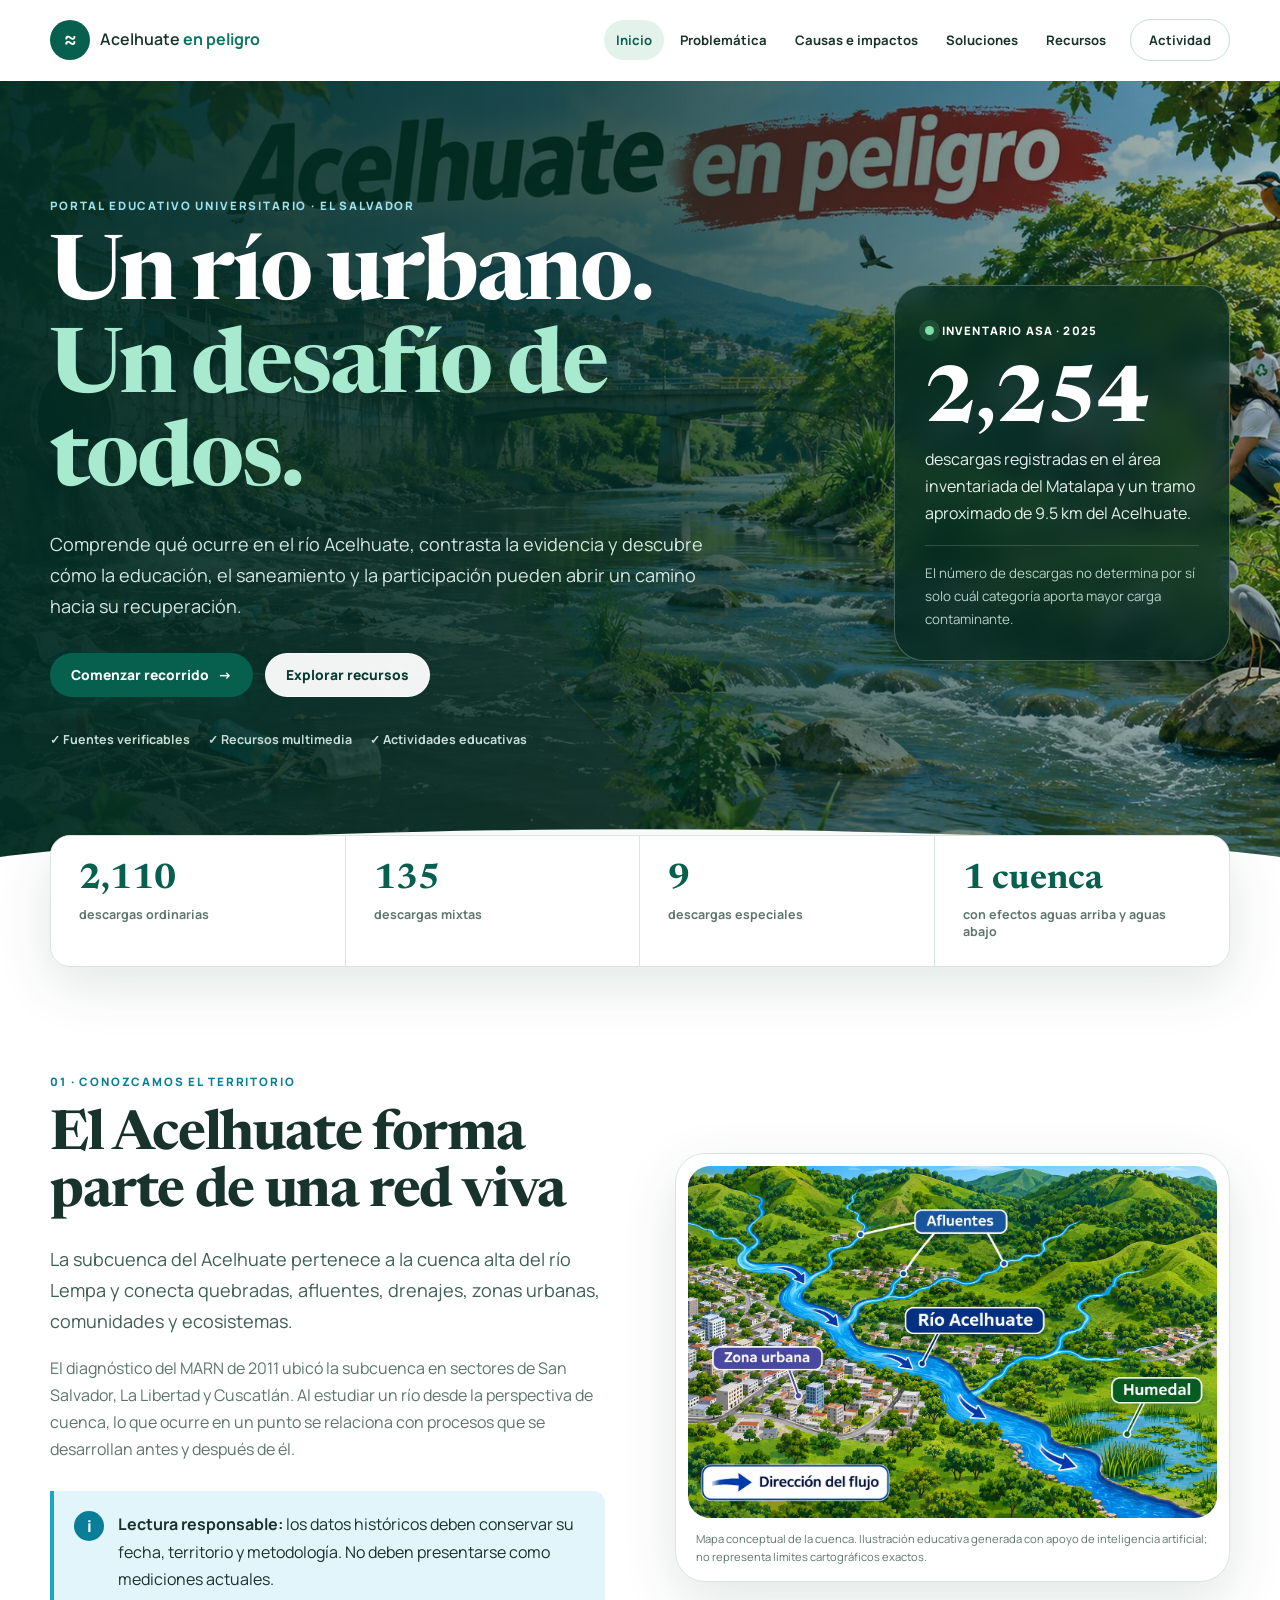
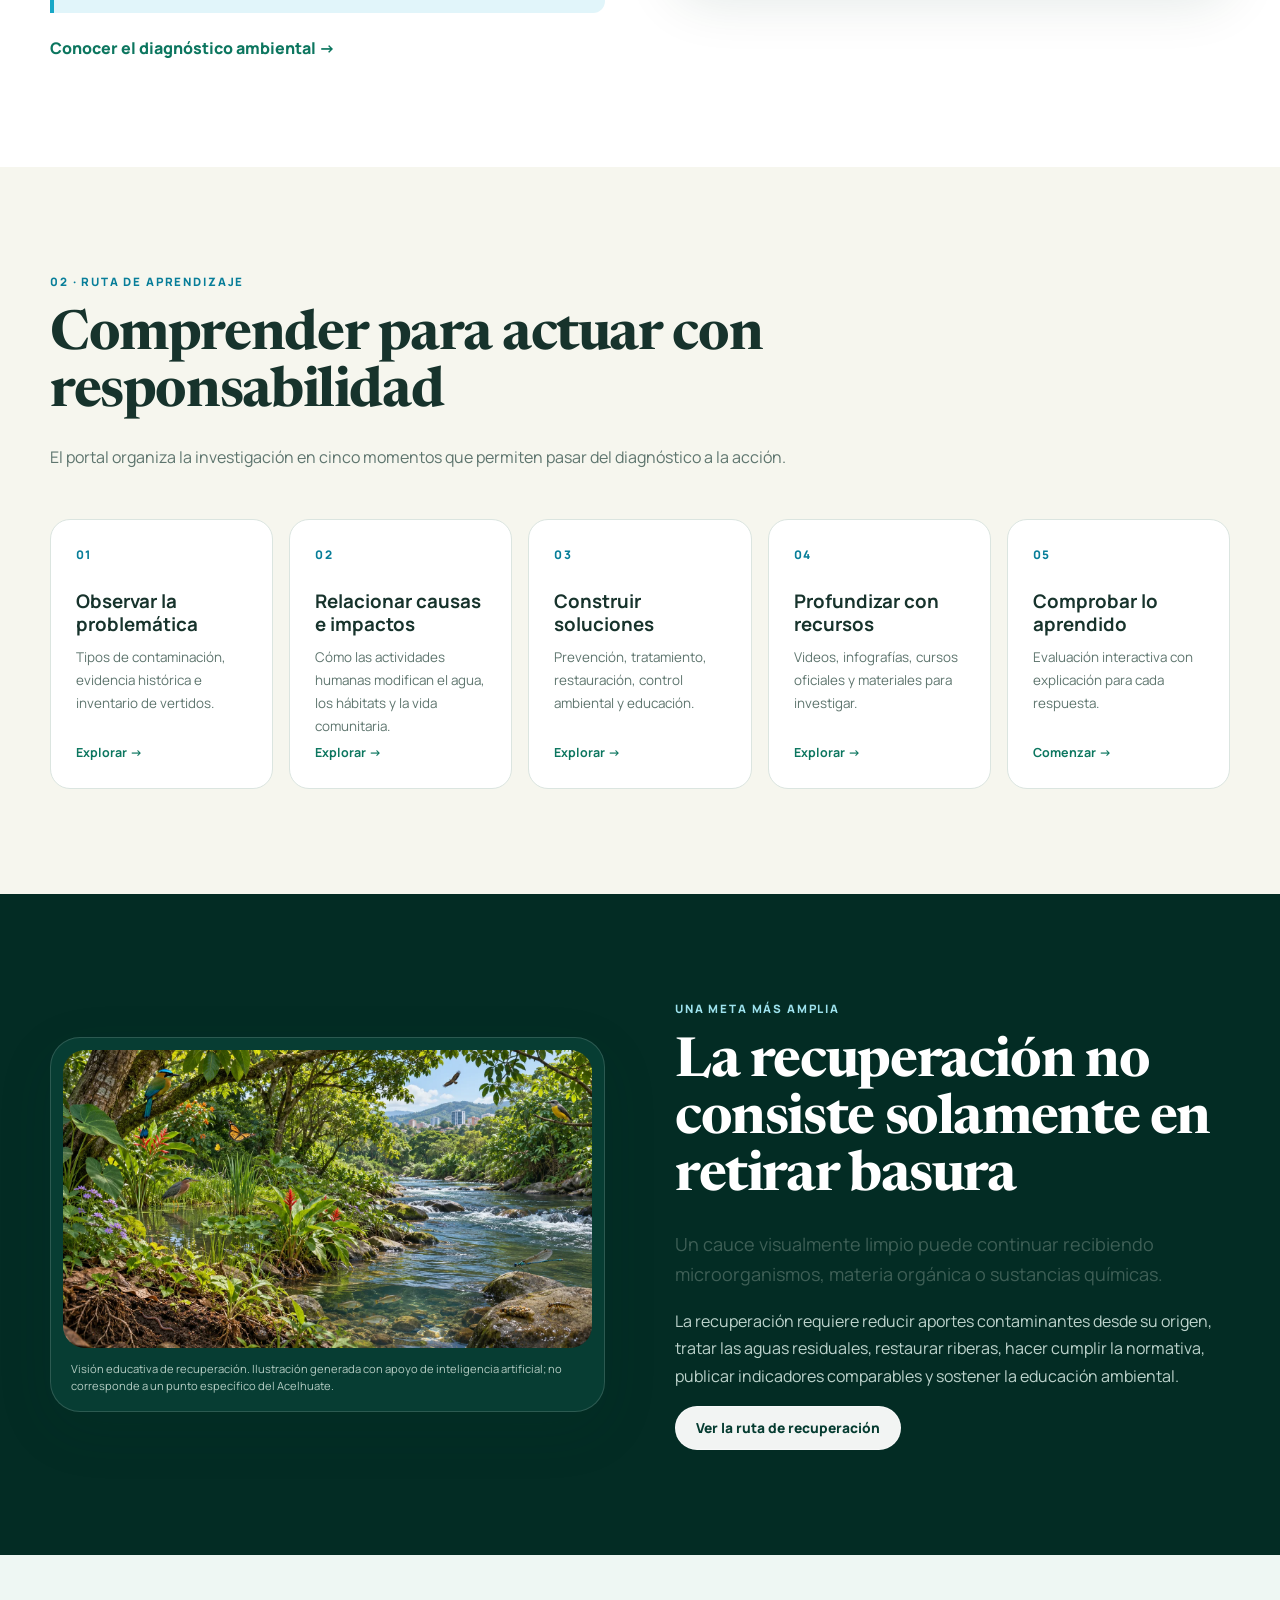
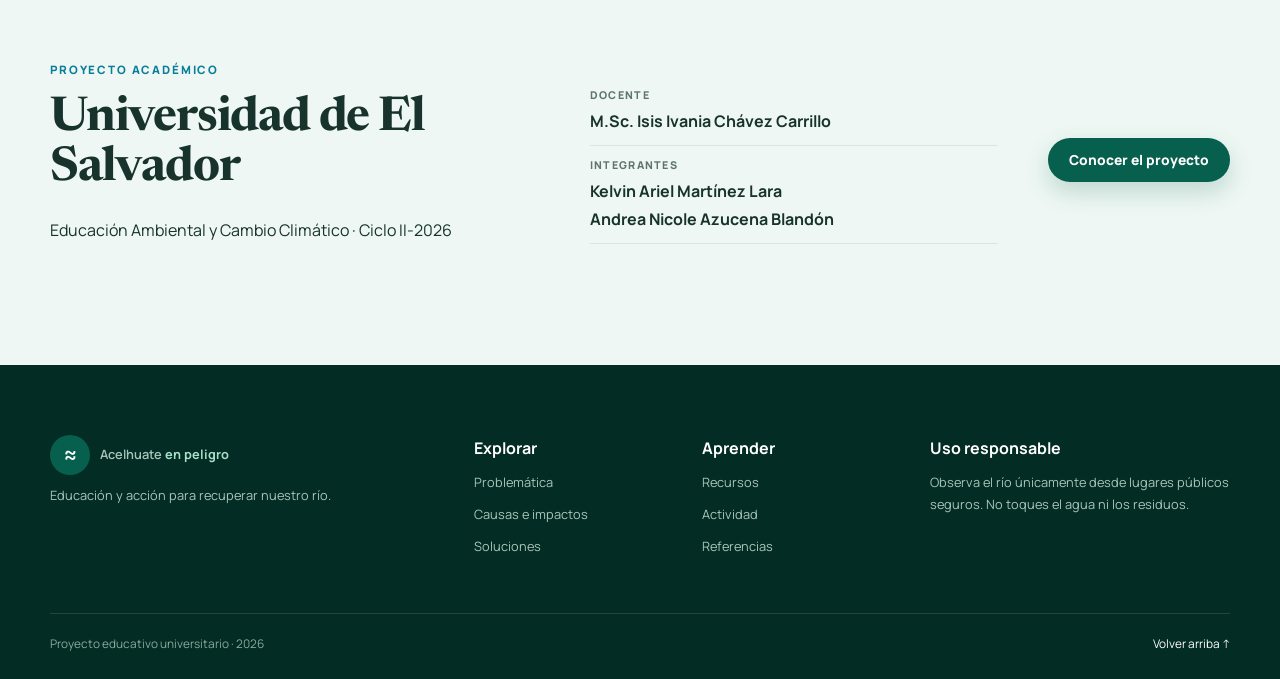
<file: index.html>
<!doctype html>
<html lang="es">
<head>
  <meta charset="utf-8">
  <meta name="viewport" content="width=device-width, initial-scale=1">
  <meta name="description" content="Portal educativo universitario sobre el río Acelhuate: problemática, causas, impactos, soluciones y recursos para aprender y actuar.">
  <meta name="theme-color" content="#075f4d">
  <meta property="og:title" content="Acelhuate en peligro">
  <meta property="og:description" content="Educación y acción para recuperar nuestro río.">
  <meta property="og:type" content="website">
  <meta property="og:url" content="https://kelvinariel.github.io/acelhuate-en-peligro/">
  <meta property="og:image" content="https://kelvinariel.github.io/acelhuate-en-peligro/assets/hero-acelhuate.webp">
  <title>Acelhuate en peligro | Inicio</title>
  <link rel="icon" href="favicon.svg" type="image/svg+xml">
  <link rel="manifest" href="site.webmanifest">
  <link rel="preconnect" href="https://fonts.googleapis.com">
  <link rel="preconnect" href="https://fonts.gstatic.com" crossorigin>
  <link href="https://fonts.googleapis.com/css2?family=Manrope:wght@400;500;600;700;800&family=Newsreader:opsz,wght@6..72,600;6..72,700&display=swap" rel="stylesheet">
  <link rel="stylesheet" href="styles.css">
</head>
<body data-page="inicio">
  <a class="skip-link" href="#contenido">Saltar al contenido</a>
  <div class="reading-progress" aria-hidden="true"><span id="progressBar"></span></div>
  <header class="site-header"><nav class="navbar container" aria-label="Navegación principal">
    <a class="brand" href="index.html" aria-label="Acelhuate en peligro, inicio"><span class="brand-mark">≈</span><span>Acelhuate <strong>en peligro</strong></span></a>
    <button class="menu-toggle" type="button" aria-expanded="false" aria-controls="navLinks"><span></span><span></span><span></span><span class="sr-only">Abrir menú</span></button>
    <div class="nav-links" id="navLinks"><a data-nav="inicio" href="index.html">Inicio</a><a data-nav="problematica" href="problematica.html">Problemática</a><a data-nav="impactos" href="impactos.html">Causas e impactos</a><a data-nav="soluciones" href="soluciones.html">Soluciones</a><a data-nav="recursos" href="recursos.html">Recursos</a><a data-nav="evaluacion" class="nav-cta" href="evaluacion.html">Actividad</a></div>
  </nav></header>
  <main id="contenido">
    <section class="hero hero-photo"><div class="container hero-grid">
      <div class="hero-copy reveal"><p class="eyebrow light">Portal educativo universitario · El Salvador</p><h1>Un río urbano.<br><span>Un desafío de todos.</span></h1><p class="hero-lead">Comprende qué ocurre en el río Acelhuate, contrasta la evidencia y descubre cómo la educación, el saneamiento y la participación pueden abrir un camino hacia su recuperación.</p><div class="hero-actions"><a class="button button-primary" href="problematica.html">Comenzar recorrido <span aria-hidden="true">→</span></a><a class="button button-light" href="recursos.html">Explorar recursos</a></div><div class="hero-trust"><span>✓ Fuentes verificables</span><span>✓ Recursos multimedia</span><span>✓ Actividades educativas</span></div></div>
      <aside class="hero-data reveal" aria-label="Dato destacado"><span class="status-pill"><i></i> Inventario ASA · 2025</span><strong>2,254</strong><p>descargas registradas en el área inventariada del Matalapa y un tramo aproximado de 9.5 km del Acelhuate.</p><small>El número de descargas no determina por sí solo cuál categoría aporta mayor carga contaminante.</small></aside>
    </div></section>
    <section class="quick-facts" aria-label="Resumen del inventario"><div class="container facts-grid"><article class="fact reveal"><strong>2,110</strong><span>descargas ordinarias</span></article><article class="fact reveal"><strong>135</strong><span>descargas mixtas</span></article><article class="fact reveal"><strong>9</strong><span>descargas especiales</span></article><article class="fact reveal"><strong>1 cuenca</strong><span>con efectos aguas arriba y aguas abajo</span></article></div></section>
    <section class="section"><div class="container split-layout"><div class="section-copy reveal"><p class="eyebrow">01 · Conozcamos el territorio</p><h2>El Acelhuate forma parte de una red viva</h2><p class="lead">La subcuenca del Acelhuate pertenece a la cuenca alta del río Lempa y conecta quebradas, afluentes, drenajes, zonas urbanas, comunidades y ecosistemas.</p><p>El diagnóstico del MARN de 2011 ubicó la subcuenca en sectores de San Salvador, La Libertad y Cuscatlán. Al estudiar un río desde la perspectiva de cuenca, lo que ocurre en un punto se relaciona con procesos que se desarrollan antes y después de él.</p><div class="callout"><span>i</span><p><strong>Lectura responsable:</strong> los datos históricos deben conservar su fecha, territorio y metodología. No deben presentarse como mediciones actuales.</p></div><a class="text-link" href="problematica.html">Conocer el diagnóstico ambiental →</a></div><figure class="visual-card reveal"><img src="assets/mapa-cuenca.webp" alt="Mapa conceptual del río Acelhuate, sus afluentes, zona urbana y dirección del flujo" loading="lazy"><figcaption>Mapa conceptual de la cuenca. Ilustración educativa generada con apoyo de inteligencia artificial; no representa límites cartográficos exactos.</figcaption></figure></div></section>
    <section class="section section-tint"><div class="container"><div class="section-heading reveal"><p class="eyebrow">02 · Ruta de aprendizaje</p><h2>Comprender para actuar con responsabilidad</h2><p>El portal organiza la investigación en cinco momentos que permiten pasar del diagnóstico a la acción.</p></div><div class="journey-grid"><a class="journey-card reveal" href="problematica.html"><span>01</span><h3>Observar la problemática</h3><p>Tipos de contaminación, evidencia histórica e inventario de vertidos.</p><b>Explorar →</b></a><a class="journey-card reveal" href="impactos.html"><span>02</span><h3>Relacionar causas e impactos</h3><p>Cómo las actividades humanas modifican el agua, los hábitats y la vida comunitaria.</p><b>Explorar →</b></a><a class="journey-card reveal" href="soluciones.html"><span>03</span><h3>Construir soluciones</h3><p>Prevención, tratamiento, restauración, control ambiental y educación.</p><b>Explorar →</b></a><a class="journey-card reveal" href="recursos.html"><span>04</span><h3>Profundizar con recursos</h3><p>Videos, infografías, cursos oficiales y materiales para investigar.</p><b>Explorar →</b></a><a class="journey-card reveal" href="evaluacion.html"><span>05</span><h3>Comprobar lo aprendido</h3><p>Evaluación interactiva con explicación para cada respuesta.</p><b>Comenzar →</b></a></div></div></section>
    <section class="section dark-section"><div class="container split-layout"><figure class="visual-card image-only reveal"><img src="assets/rio-restaurado.webp" alt="Representación conceptual de un río urbano restaurado con vegetación" loading="lazy"><figcaption>Visión educativa de recuperación. Ilustración generada con apoyo de inteligencia artificial; no corresponde a un punto específico del Acelhuate.</figcaption></figure><div class="section-copy reveal"><p class="eyebrow light">Una meta más amplia</p><h2>La recuperación no consiste solamente en retirar basura</h2><p class="lead">Un cauce visualmente limpio puede continuar recibiendo microorganismos, materia orgánica o sustancias químicas.</p><p>La recuperación requiere reducir aportes contaminantes desde su origen, tratar las aguas residuales, restaurar riberas, hacer cumplir la normativa, publicar indicadores comparables y sostener la educación ambiental.</p><a class="button button-light" href="soluciones.html">Ver la ruta de recuperación</a></div></div></section>
    <section class="section academic-strip"><div class="container academic-summary reveal"><div><p class="eyebrow">Proyecto académico</p><h2>Universidad de El Salvador</h2><p>Educación Ambiental y Cambio Climático · Ciclo II-2026</p></div><dl><div><dt>Docente</dt><dd>M.Sc. Isis Ivania Chávez Carrillo</dd></div><div><dt>Integrantes</dt><dd>Kelvin Ariel Martínez Lara<br>Andrea Nicole Azucena Blandón</dd></div></dl><a class="button button-primary" href="proyecto.html">Conocer el proyecto</a></div></section>
  </main>
  <footer class="site-footer"><div class="container footer-grid"><div><a class="brand footer-brand" href="index.html"><span class="brand-mark">≈</span><span>Acelhuate <strong>en peligro</strong></span></a><p>Educación y acción para recuperar nuestro río.</p></div><div><strong>Explorar</strong><a href="problematica.html">Problemática</a><a href="impactos.html">Causas e impactos</a><a href="soluciones.html">Soluciones</a></div><div><strong>Aprender</strong><a href="recursos.html">Recursos</a><a href="evaluacion.html">Actividad</a><a href="proyecto.html#referencias">Referencias</a></div><div><strong>Uso responsable</strong><p>Observa el río únicamente desde lugares públicos seguros. No toques el agua ni los residuos.</p></div></div><div class="container footer-bottom"><span>Proyecto educativo universitario · 2026</span><a href="#contenido">Volver arriba ↑</a></div></footer>
  <button class="back-top" id="backTop" aria-label="Volver al inicio">↑</button><script src="script.js?v=20261114c"></script>
</body>
</html>
</file>
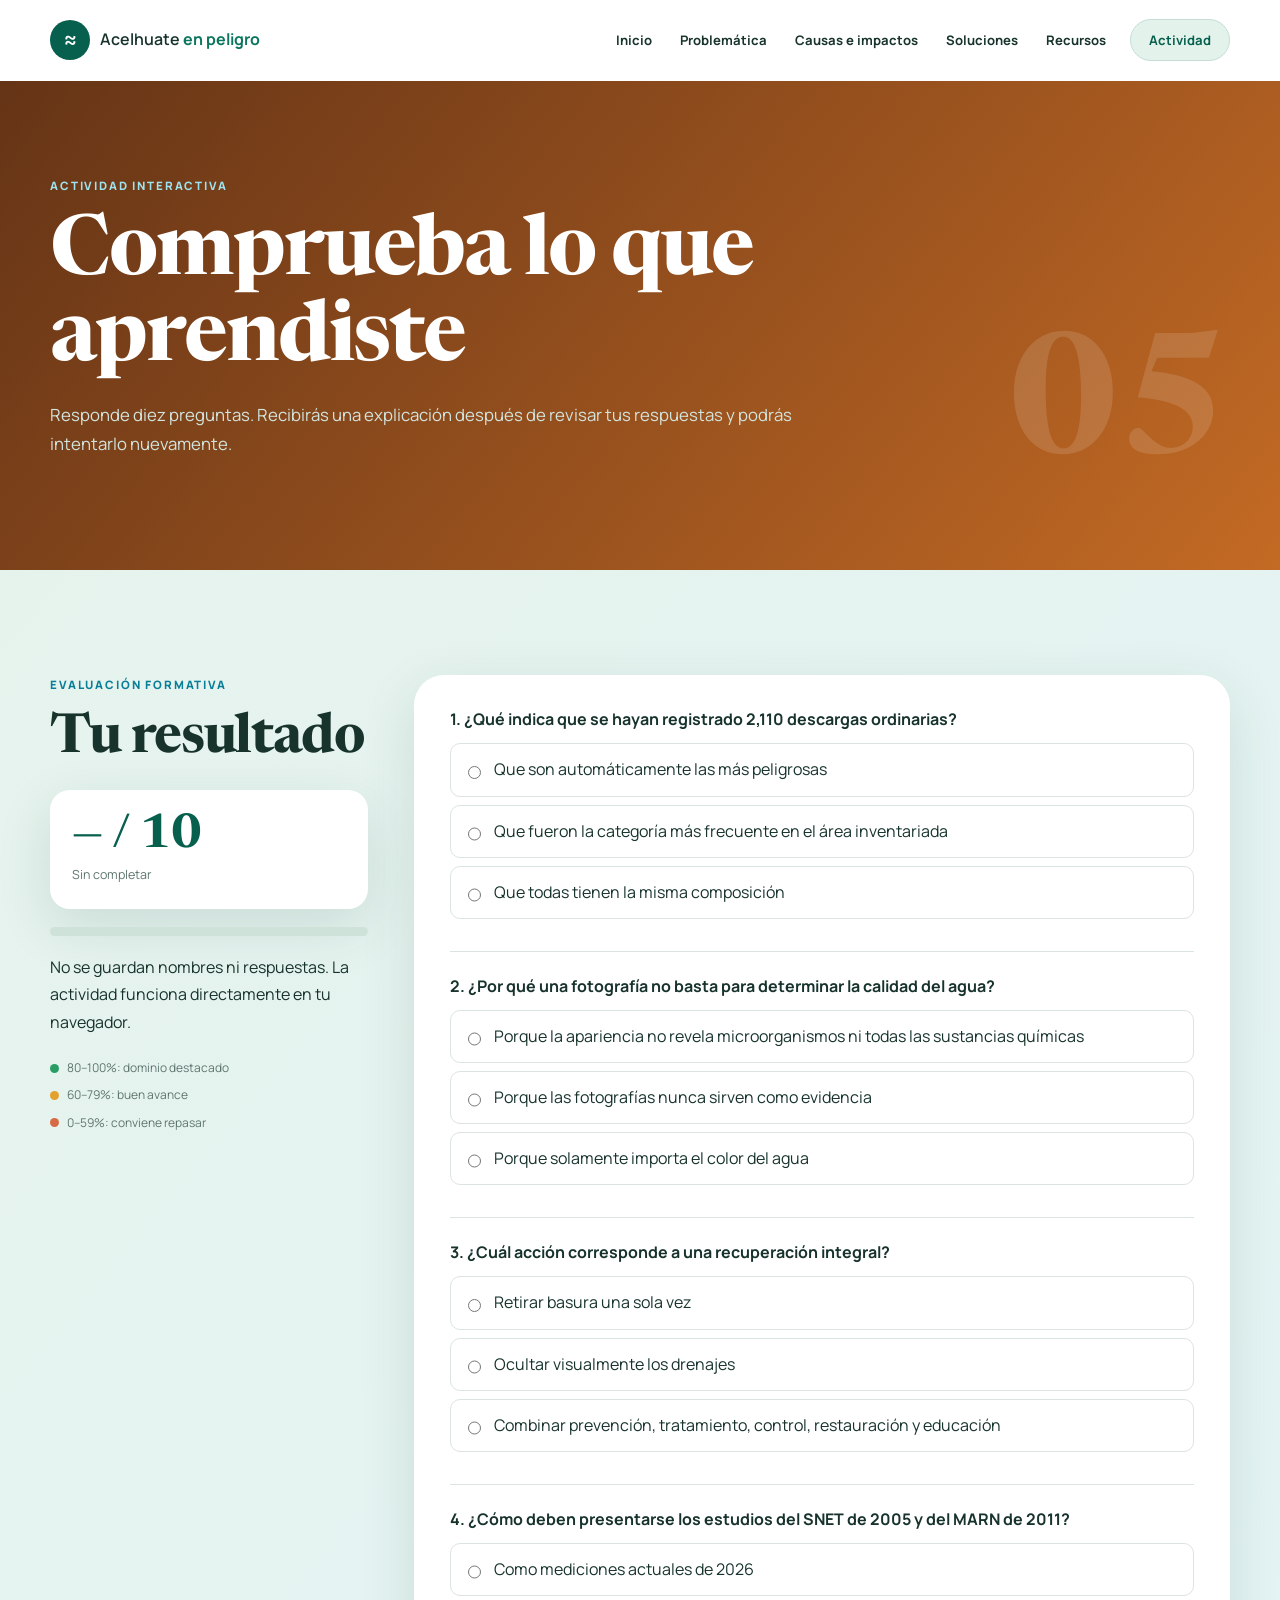
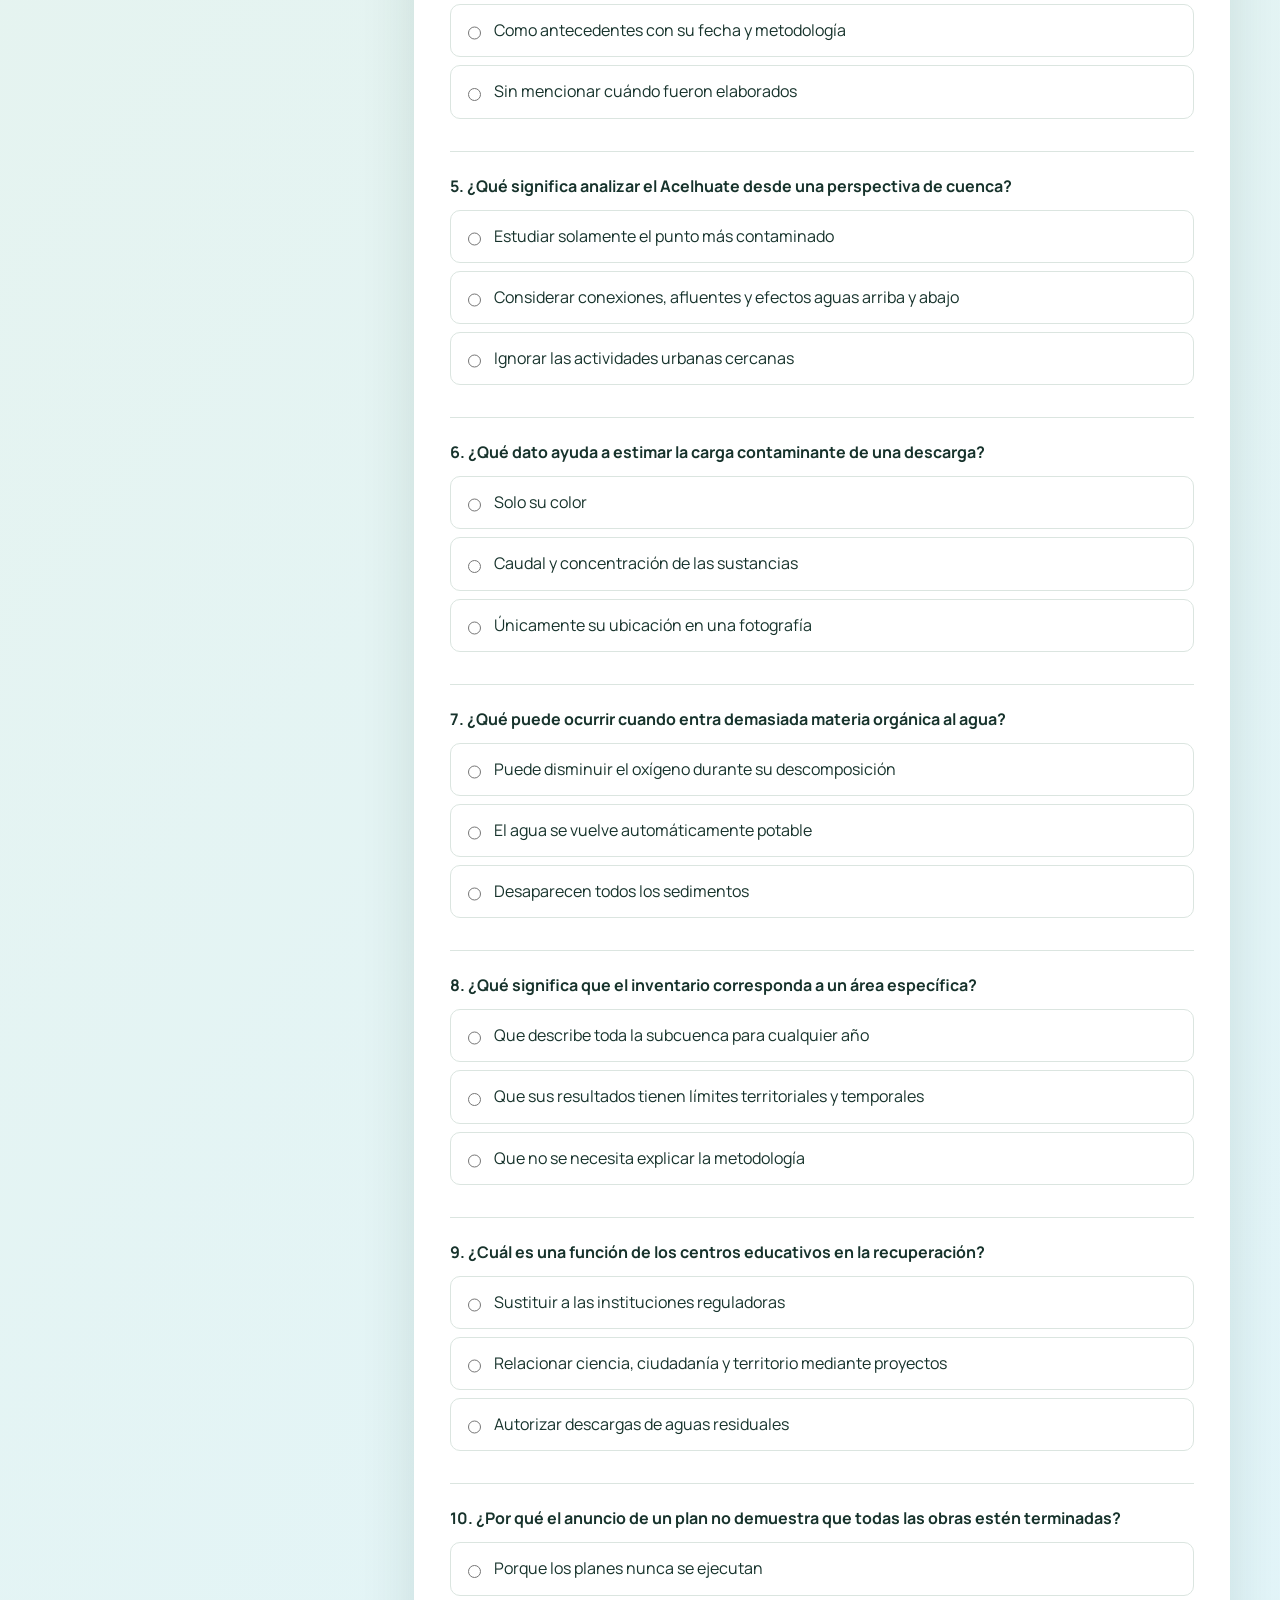
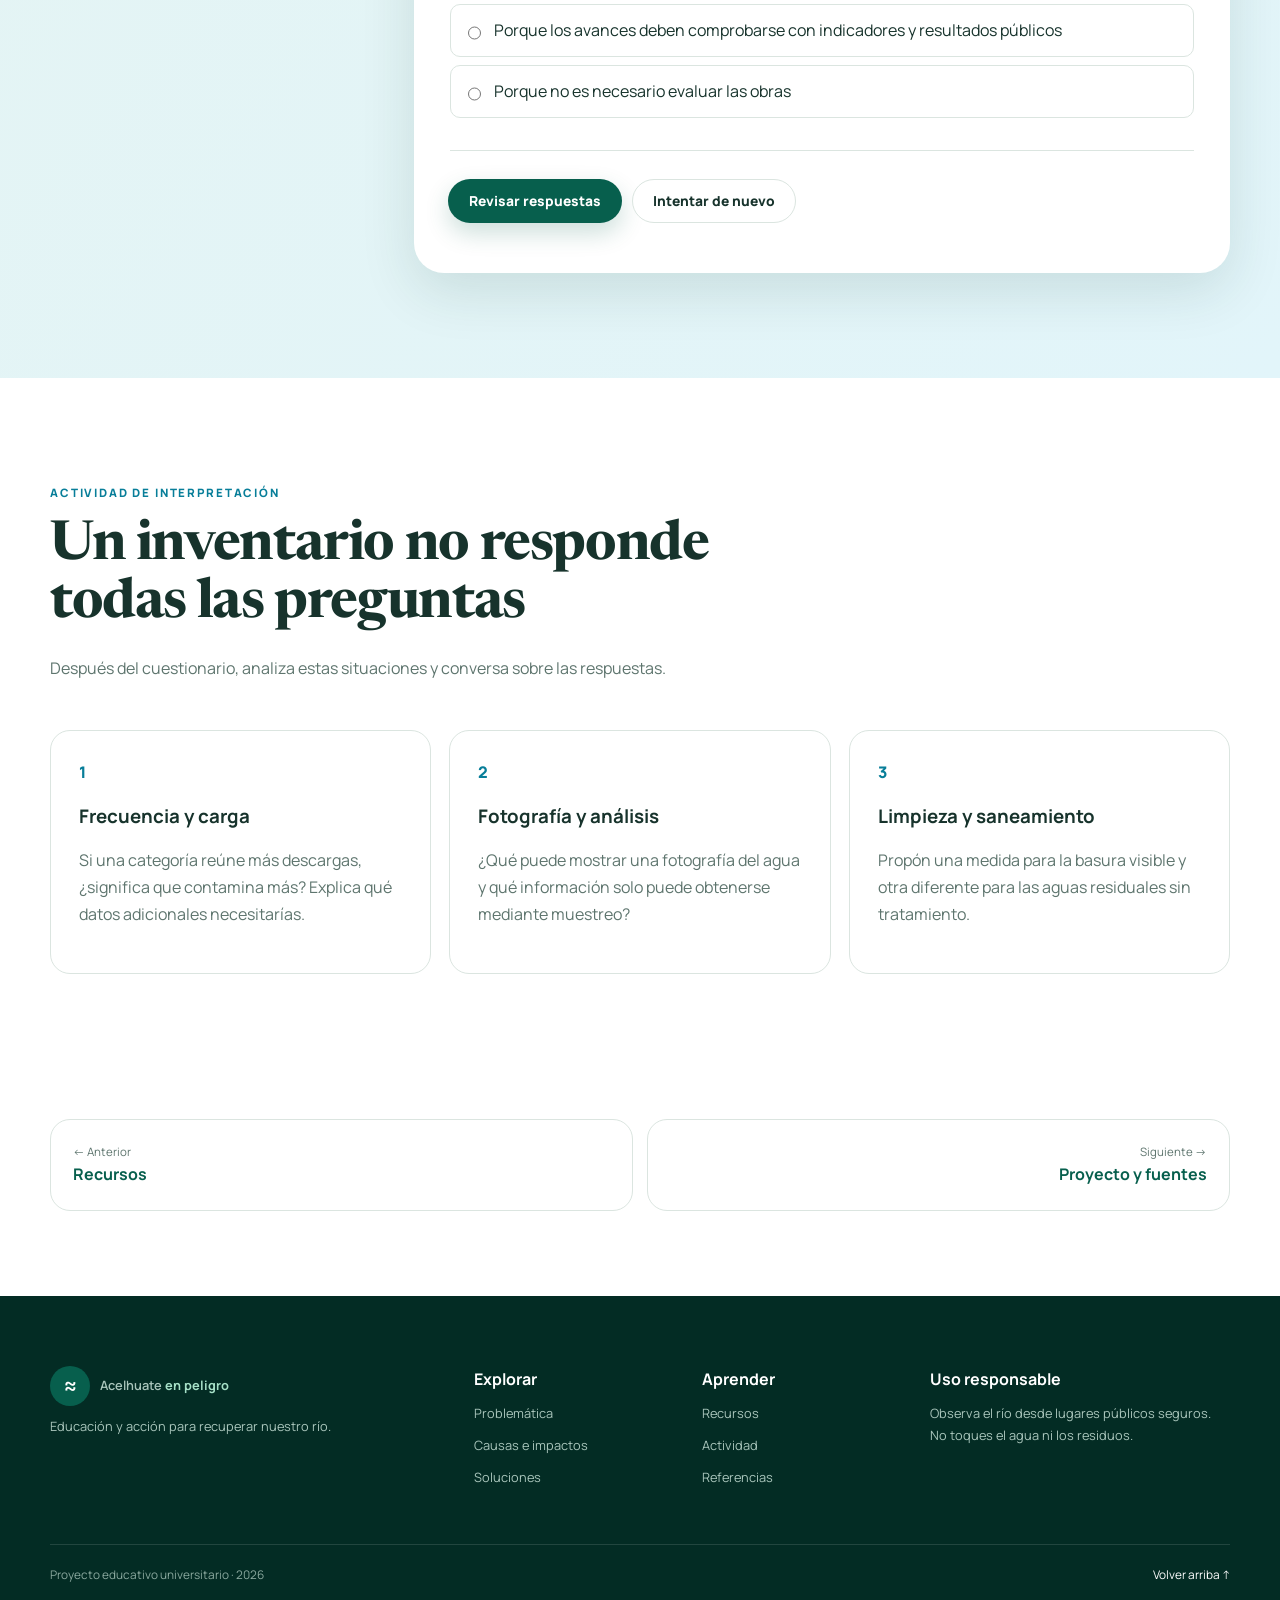
<file: evaluacion.html>
<!doctype html><html lang="es"><head><meta charset="utf-8"><meta name="viewport" content="width=device-width,initial-scale=1"><meta name="description" content="Actividad interactiva para comprobar lo aprendido sobre el río Acelhuate."><meta name="theme-color" content="#075f4d"><title>Acelhuate en peligro | Actividad</title><link rel="icon" href="favicon.svg" type="image/svg+xml"><link rel="preconnect" href="https://fonts.googleapis.com"><link rel="preconnect" href="https://fonts.gstatic.com" crossorigin><link href="https://fonts.googleapis.com/css2?family=Manrope:wght@400;500;600;700;800&family=Newsreader:opsz,wght@6..72,600;6..72,700&display=swap" rel="stylesheet"><link rel="stylesheet" href="styles.css"></head><body data-page="evaluacion"><a class="skip-link" href="#contenido">Saltar al contenido</a><div class="reading-progress"><span id="progressBar"></span></div>
<header class="site-header"><nav class="navbar container"><a class="brand" href="index.html"><span class="brand-mark">≈</span><span>Acelhuate <strong>en peligro</strong></span></a><button class="menu-toggle" type="button" aria-expanded="false" aria-controls="navLinks"><span></span><span></span><span></span><span class="sr-only">Abrir menú</span></button><div class="nav-links" id="navLinks"><a data-nav="inicio" href="index.html">Inicio</a><a data-nav="problematica" href="problematica.html">Problemática</a><a data-nav="impactos" href="impactos.html">Causas e impactos</a><a data-nav="soluciones" href="soluciones.html">Soluciones</a><a data-nav="recursos" href="recursos.html">Recursos</a><a data-nav="evaluacion" class="nav-cta" href="evaluacion.html">Actividad</a></div></nav></header>
<main id="contenido"><section class="page-hero page-hero-orange"><div class="container page-hero-grid"><div><p class="eyebrow light">Actividad interactiva</p><h1>Comprueba lo que aprendiste</h1><p>Responde diez preguntas. Recibirás una explicación después de revisar tus respuestas y podrás intentarlo nuevamente.</p></div><div class="page-number">05</div></div></section>
<section class="section quiz-section"><div class="container quiz-layout"><aside class="quiz-intro reveal"><p class="eyebrow">Evaluación formativa</p><h2>Tu resultado</h2><div class="quiz-score" id="quizScore"><strong>— / 10</strong><span id="quizPercent">Sin completar</span></div><div class="quiz-progress" aria-hidden="true"><span id="quizProgress"></span></div><p>No se guardan nombres ni respuestas. La actividad funciona directamente en tu navegador.</p><div class="score-guide"><span><i class="high"></i> 80–100%: dominio destacado</span><span><i class="mid"></i> 60–79%: buen avance</span><span><i class="low"></i> 0–59%: conviene repasar</span></div></aside><form class="quiz-card reveal" id="quizForm"><div id="questions"></div><div class="quiz-actions"><button class="button button-primary" type="submit">Revisar respuestas</button><button class="button button-ghost" type="button" id="resetQuiz">Intentar de nuevo</button></div><p class="quiz-message" id="quizMessage" aria-live="polite"></p></form></div></section>
<section class="section"><div class="container"><div class="section-heading reveal"><p class="eyebrow">Actividad de interpretación</p><h2>Un inventario no responde todas las preguntas</h2><p>Después del cuestionario, analiza estas situaciones y conversa sobre las respuestas.</p></div><div class="prompt-grid"><article class="prompt-card reveal"><span>1</span><h3>Frecuencia y carga</h3><p>Si una categoría reúne más descargas, ¿significa que contamina más? Explica qué datos adicionales necesitarías.</p></article><article class="prompt-card reveal"><span>2</span><h3>Fotografía y análisis</h3><p>¿Qué puede mostrar una fotografía del agua y qué información solo puede obtenerse mediante muestreo?</p></article><article class="prompt-card reveal"><span>3</span><h3>Limpieza y saneamiento</h3><p>Propón una medida para la basura visible y otra diferente para las aguas residuales sin tratamiento.</p></article></div></div></section>
<nav class="page-nav container"><a href="recursos.html"><span>← Anterior</span><strong>Recursos</strong></a><a class="next" href="proyecto.html"><span>Siguiente →</span><strong>Proyecto y fuentes</strong></a></nav></main>
<footer class="site-footer"><div class="container footer-grid"><div><a class="brand footer-brand" href="index.html"><span class="brand-mark">≈</span><span>Acelhuate <strong>en peligro</strong></span></a><p>Educación y acción para recuperar nuestro río.</p></div><div><strong>Explorar</strong><a href="problematica.html">Problemática</a><a href="impactos.html">Causas e impactos</a><a href="soluciones.html">Soluciones</a></div><div><strong>Aprender</strong><a href="recursos.html">Recursos</a><a href="evaluacion.html">Actividad</a><a href="proyecto.html#referencias">Referencias</a></div><div><strong>Uso responsable</strong><p>Observa el río desde lugares públicos seguros. No toques el agua ni los residuos.</p></div></div><div class="container footer-bottom"><span>Proyecto educativo universitario · 2026</span><a href="#contenido">Volver arriba ↑</a></div></footer><button class="back-top" id="backTop" aria-label="Volver al inicio">↑</button><script src="script.js?v=20261114c"></script></body></html>
</file>
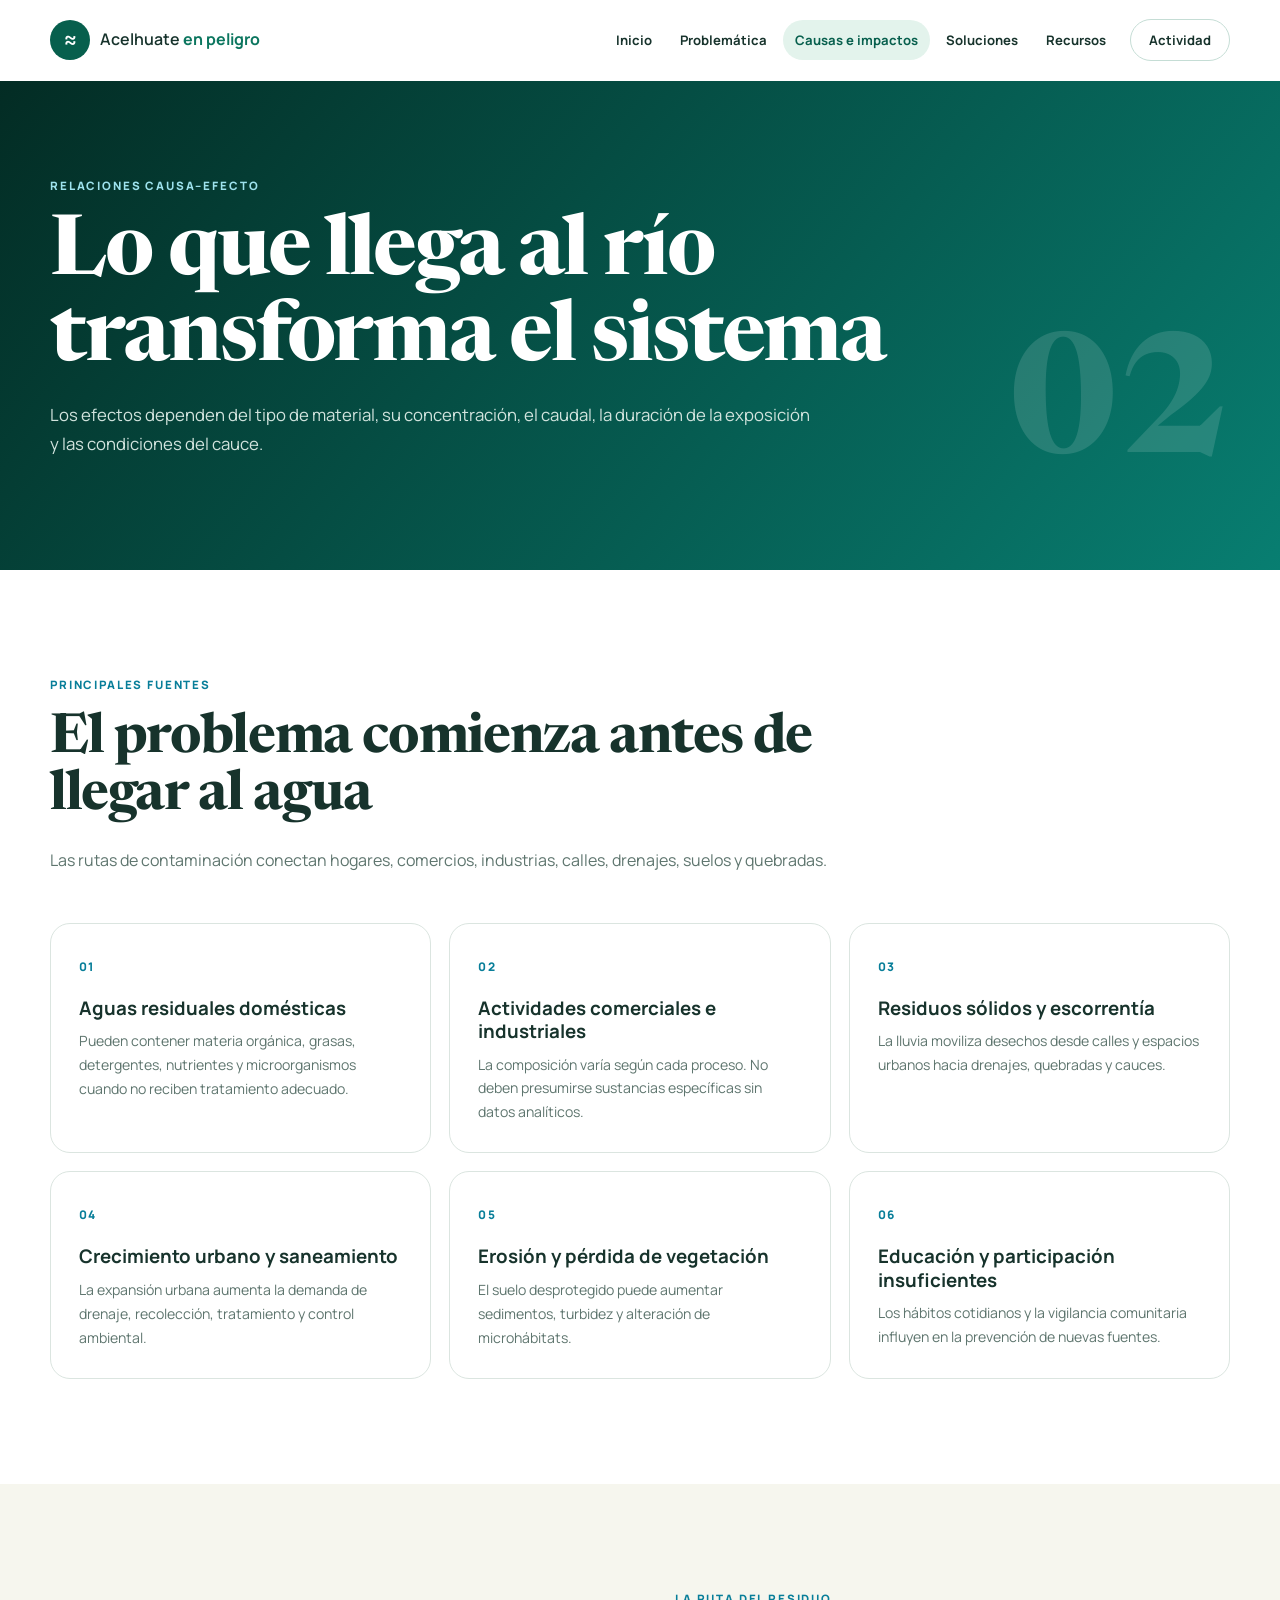
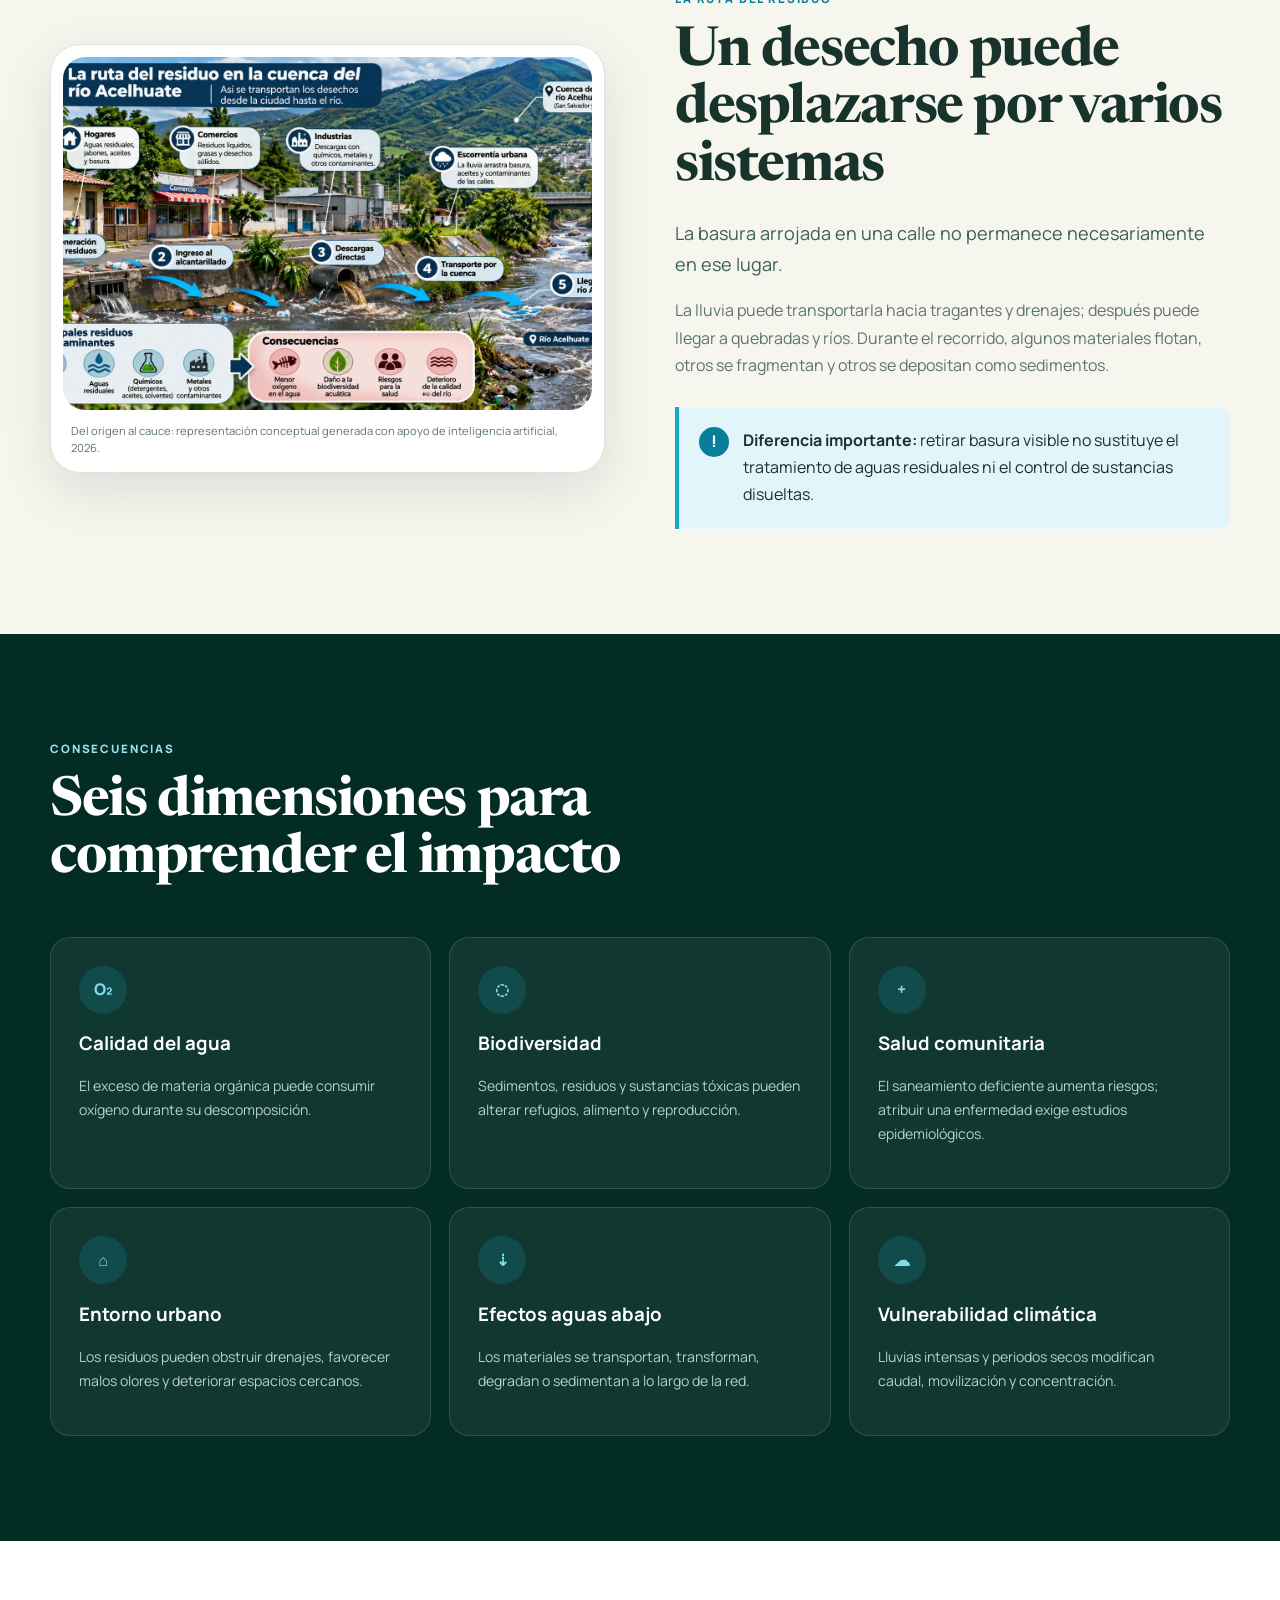
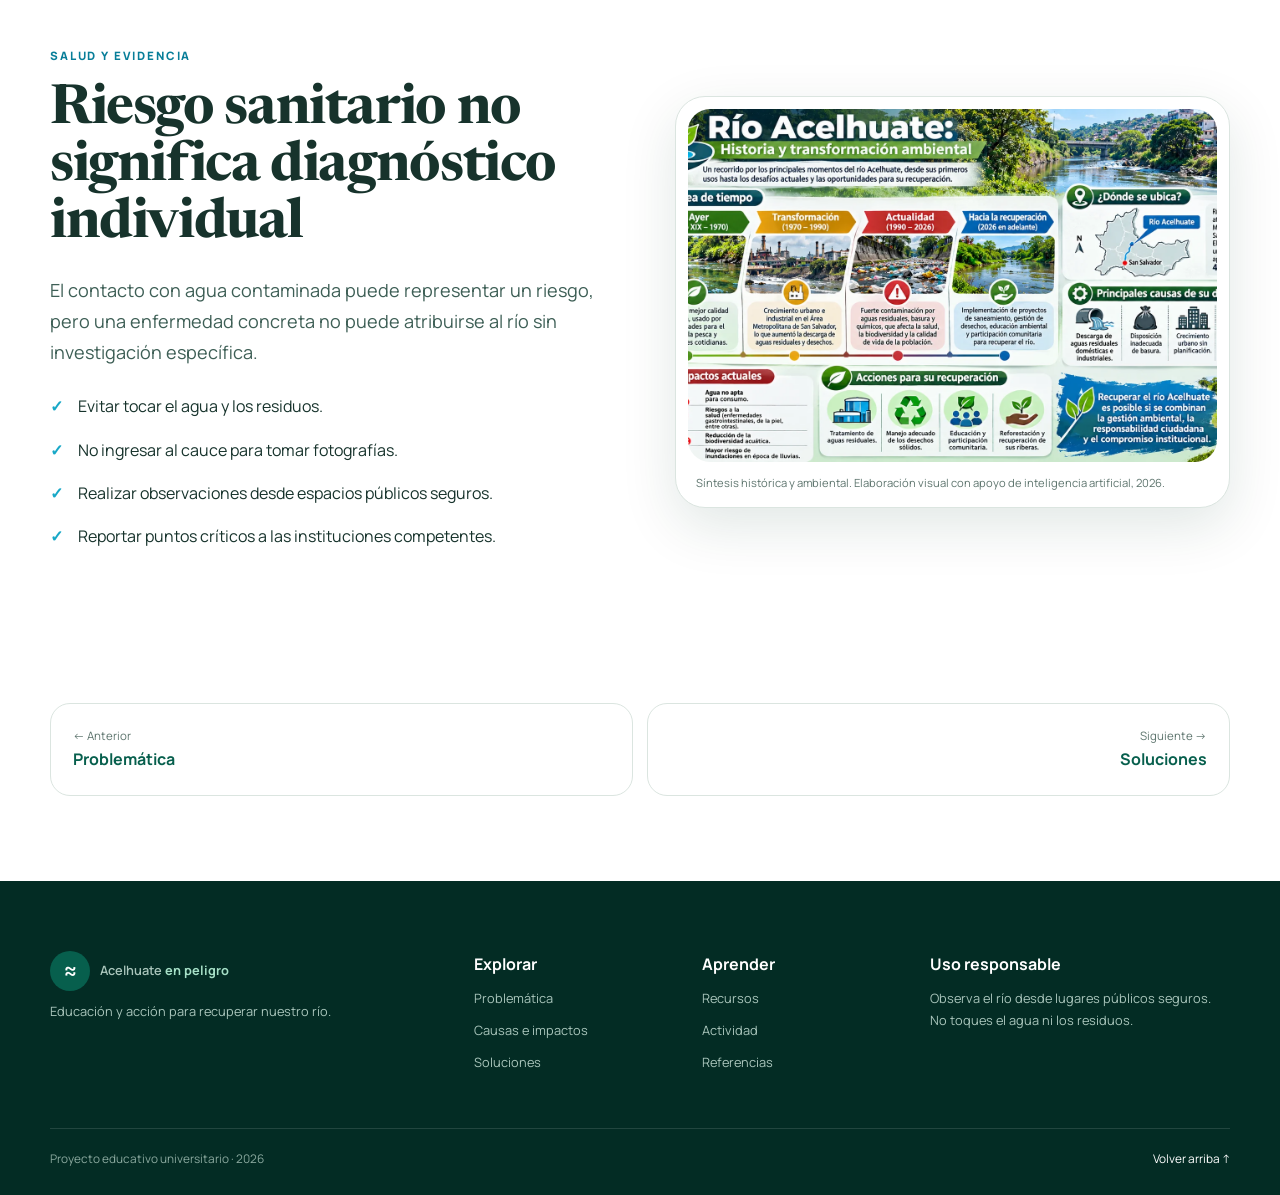
<file: impactos.html>
<!doctype html><html lang="es"><head><meta charset="utf-8"><meta name="viewport" content="width=device-width,initial-scale=1"><meta name="description" content="Causas y consecuencias de la contaminación del río Acelhuate."><meta name="theme-color" content="#075f4d"><title>Acelhuate en peligro | Causas e impactos</title><link rel="icon" href="favicon.svg" type="image/svg+xml"><link rel="preconnect" href="https://fonts.googleapis.com"><link rel="preconnect" href="https://fonts.gstatic.com" crossorigin><link href="https://fonts.googleapis.com/css2?family=Manrope:wght@400;500;600;700;800&family=Newsreader:opsz,wght@6..72,600;6..72,700&display=swap" rel="stylesheet"><link rel="stylesheet" href="styles.css"></head>
<body data-page="impactos"><a class="skip-link" href="#contenido">Saltar al contenido</a><div class="reading-progress"><span id="progressBar"></span></div><header class="site-header"><nav class="navbar container"><a class="brand" href="index.html"><span class="brand-mark">≈</span><span>Acelhuate <strong>en peligro</strong></span></a><button class="menu-toggle" type="button" aria-expanded="false" aria-controls="navLinks"><span></span><span></span><span></span><span class="sr-only">Abrir menú</span></button><div class="nav-links" id="navLinks"><a data-nav="inicio" href="index.html">Inicio</a><a data-nav="problematica" href="problematica.html">Problemática</a><a data-nav="impactos" href="impactos.html">Causas e impactos</a><a data-nav="soluciones" href="soluciones.html">Soluciones</a><a data-nav="recursos" href="recursos.html">Recursos</a><a data-nav="evaluacion" class="nav-cta" href="evaluacion.html">Actividad</a></div></nav></header>
<main id="contenido"><section class="page-hero"><div class="container page-hero-grid"><div><p class="eyebrow light">Relaciones causa–efecto</p><h1>Lo que llega al río transforma el sistema</h1><p>Los efectos dependen del tipo de material, su concentración, el caudal, la duración de la exposición y las condiciones del cauce.</p></div><div class="page-number">02</div></div></section>
<section class="section"><div class="container"><div class="section-heading reveal"><p class="eyebrow">Principales fuentes</p><h2>El problema comienza antes de llegar al agua</h2><p>Las rutas de contaminación conectan hogares, comercios, industrias, calles, drenajes, suelos y quebradas.</p></div><div class="cause-grid"><article class="cause-card reveal"><span>01</span><h3>Aguas residuales domésticas</h3><p>Pueden contener materia orgánica, grasas, detergentes, nutrientes y microorganismos cuando no reciben tratamiento adecuado.</p></article><article class="cause-card reveal"><span>02</span><h3>Actividades comerciales e industriales</h3><p>La composición varía según cada proceso. No deben presumirse sustancias específicas sin datos analíticos.</p></article><article class="cause-card reveal"><span>03</span><h3>Residuos sólidos y escorrentía</h3><p>La lluvia moviliza desechos desde calles y espacios urbanos hacia drenajes, quebradas y cauces.</p></article><article class="cause-card reveal"><span>04</span><h3>Crecimiento urbano y saneamiento</h3><p>La expansión urbana aumenta la demanda de drenaje, recolección, tratamiento y control ambiental.</p></article><article class="cause-card reveal"><span>05</span><h3>Erosión y pérdida de vegetación</h3><p>El suelo desprotegido puede aumentar sedimentos, turbidez y alteración de microhábitats.</p></article><article class="cause-card reveal"><span>06</span><h3>Educación y participación insuficientes</h3><p>Los hábitos cotidianos y la vigilancia comunitaria influyen en la prevención de nuevas fuentes.</p></article></div></div></section>
<section class="section section-tint"><div class="container split-layout"><figure class="visual-card reveal"><img src="assets/ruta-residuo.webp" alt="Ruta conceptual de los residuos hacia el río Acelhuate" loading="lazy"><figcaption>Del origen al cauce: representación conceptual generada con apoyo de inteligencia artificial, 2026.</figcaption></figure><div class="section-copy reveal"><p class="eyebrow">La ruta del residuo</p><h2>Un desecho puede desplazarse por varios sistemas</h2><p class="lead">La basura arrojada en una calle no permanece necesariamente en ese lugar.</p><p>La lluvia puede transportarla hacia tragantes y drenajes; después puede llegar a quebradas y ríos. Durante el recorrido, algunos materiales flotan, otros se fragmentan y otros se depositan como sedimentos.</p><div class="callout"><span>!</span><p><strong>Diferencia importante:</strong> retirar basura visible no sustituye el tratamiento de aguas residuales ni el control de sustancias disueltas.</p></div></div></div></section>
<section class="section dark-section"><div class="container"><div class="section-heading reveal"><p class="eyebrow light">Consecuencias</p><h2>Seis dimensiones para comprender el impacto</h2></div><div class="impact-grid"><article class="impact-card reveal"><span>O₂</span><h3>Calidad del agua</h3><p>El exceso de materia orgánica puede consumir oxígeno durante su descomposición.</p></article><article class="impact-card reveal"><span>◌</span><h3>Biodiversidad</h3><p>Sedimentos, residuos y sustancias tóxicas pueden alterar refugios, alimento y reproducción.</p></article><article class="impact-card reveal"><span>+</span><h3>Salud comunitaria</h3><p>El saneamiento deficiente aumenta riesgos; atribuir una enfermedad exige estudios epidemiológicos.</p></article><article class="impact-card reveal"><span>⌂</span><h3>Entorno urbano</h3><p>Los residuos pueden obstruir drenajes, favorecer malos olores y deteriorar espacios cercanos.</p></article><article class="impact-card reveal"><span>⇣</span><h3>Efectos aguas abajo</h3><p>Los materiales se transportan, transforman, degradan o sedimentan a lo largo de la red.</p></article><article class="impact-card reveal"><span>☁</span><h3>Vulnerabilidad climática</h3><p>Lluvias intensas y periodos secos modifican caudal, movilización y concentración.</p></article></div></div></section>
<section class="section"><div class="container split-layout"><div class="section-copy reveal"><p class="eyebrow">Salud y evidencia</p><h2>Riesgo sanitario no significa diagnóstico individual</h2><p class="lead">El contacto con agua contaminada puede representar un riesgo, pero una enfermedad concreta no puede atribuirse al río sin investigación específica.</p><ul class="check-list"><li>Evitar tocar el agua y los residuos.</li><li>No ingresar al cauce para tomar fotografías.</li><li>Realizar observaciones desde espacios públicos seguros.</li><li>Reportar puntos críticos a las instituciones competentes.</li></ul></div><figure class="visual-card reveal"><img src="assets/historia-recuperacion.webp" alt="Infografía sobre la historia, transformación e impactos del río Acelhuate" loading="lazy"><figcaption>Síntesis histórica y ambiental. Elaboración visual con apoyo de inteligencia artificial, 2026.</figcaption></figure></div></section>
<nav class="page-nav container"><a href="problematica.html"><span>← Anterior</span><strong>Problemática</strong></a><a class="next" href="soluciones.html"><span>Siguiente →</span><strong>Soluciones</strong></a></nav></main>
<footer class="site-footer"><div class="container footer-grid"><div><a class="brand footer-brand" href="index.html"><span class="brand-mark">≈</span><span>Acelhuate <strong>en peligro</strong></span></a><p>Educación y acción para recuperar nuestro río.</p></div><div><strong>Explorar</strong><a href="problematica.html">Problemática</a><a href="impactos.html">Causas e impactos</a><a href="soluciones.html">Soluciones</a></div><div><strong>Aprender</strong><a href="recursos.html">Recursos</a><a href="evaluacion.html">Actividad</a><a href="proyecto.html#referencias">Referencias</a></div><div><strong>Uso responsable</strong><p>Observa el río desde lugares públicos seguros. No toques el agua ni los residuos.</p></div></div><div class="container footer-bottom"><span>Proyecto educativo universitario · 2026</span><a href="#contenido">Volver arriba ↑</a></div></footer><button class="back-top" id="backTop" aria-label="Volver al inicio">↑</button><script src="script.js?v=20261114c"></script></body></html>
</file>
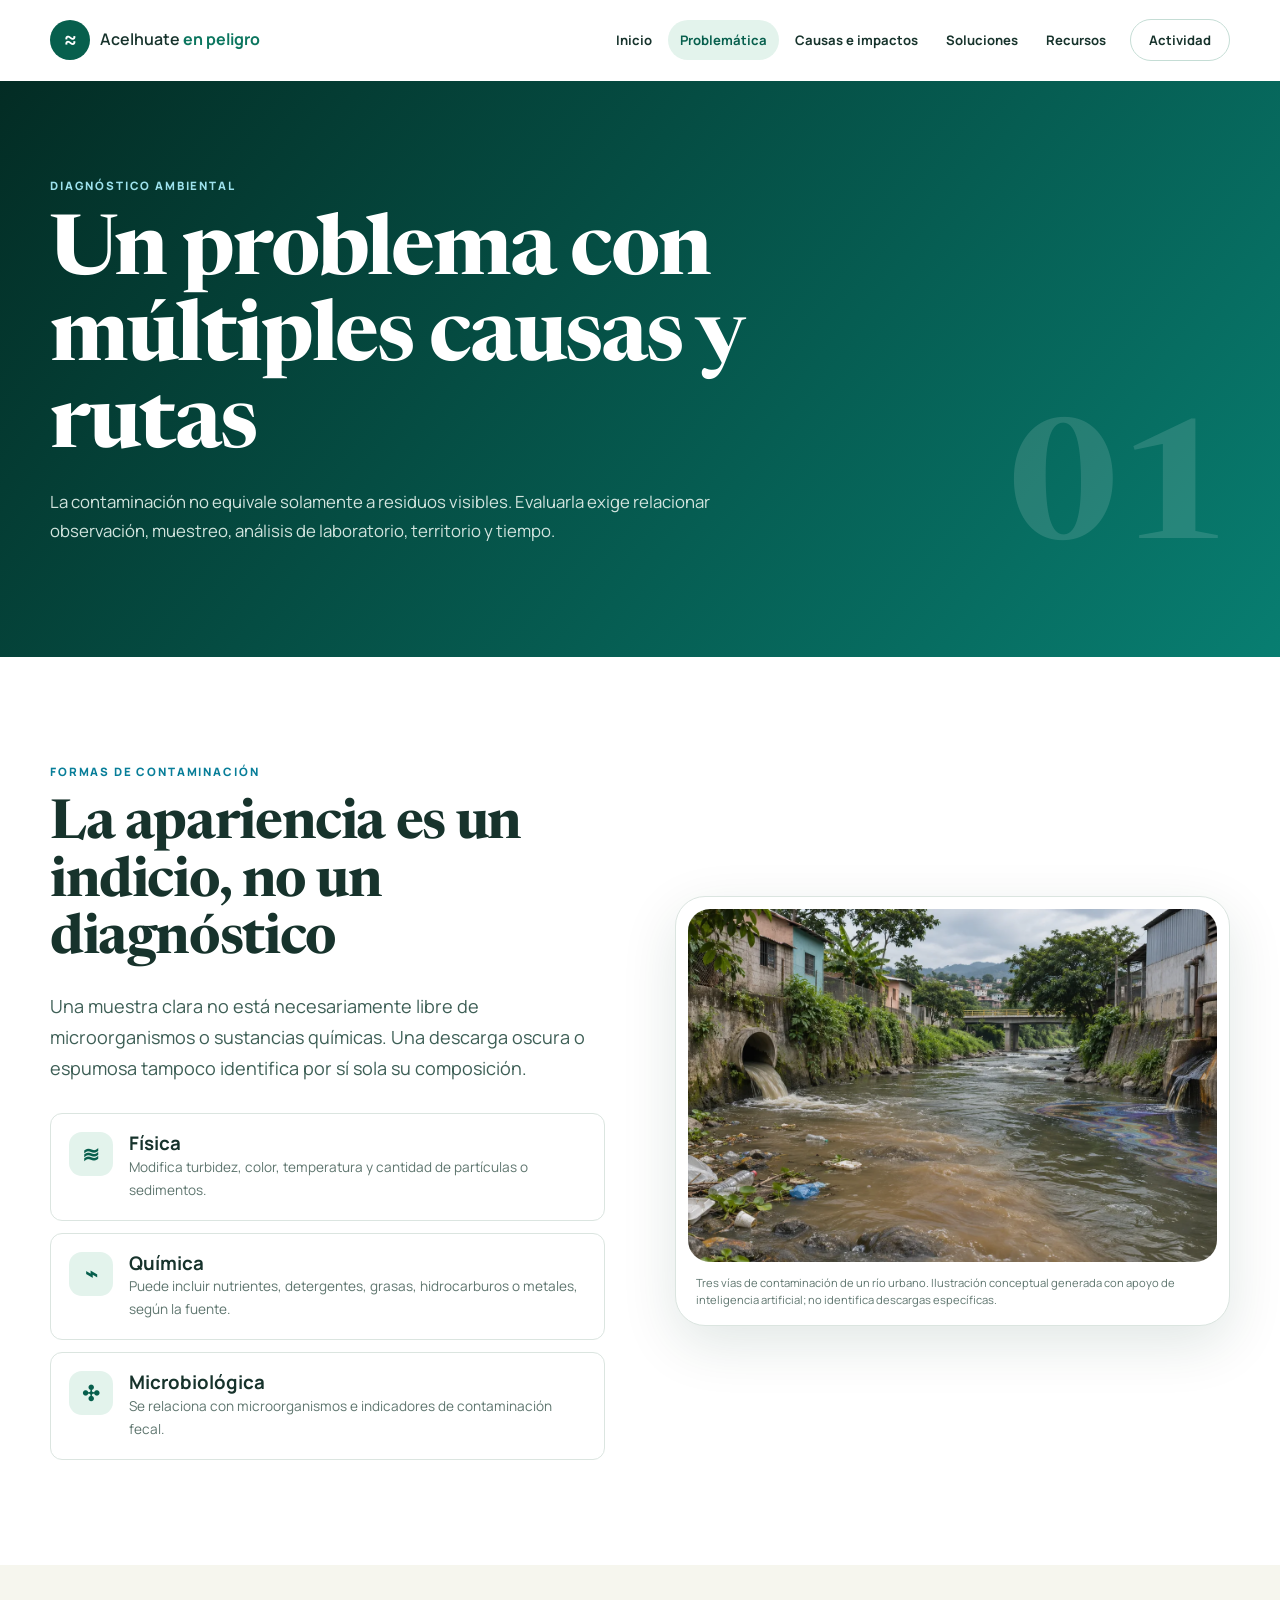
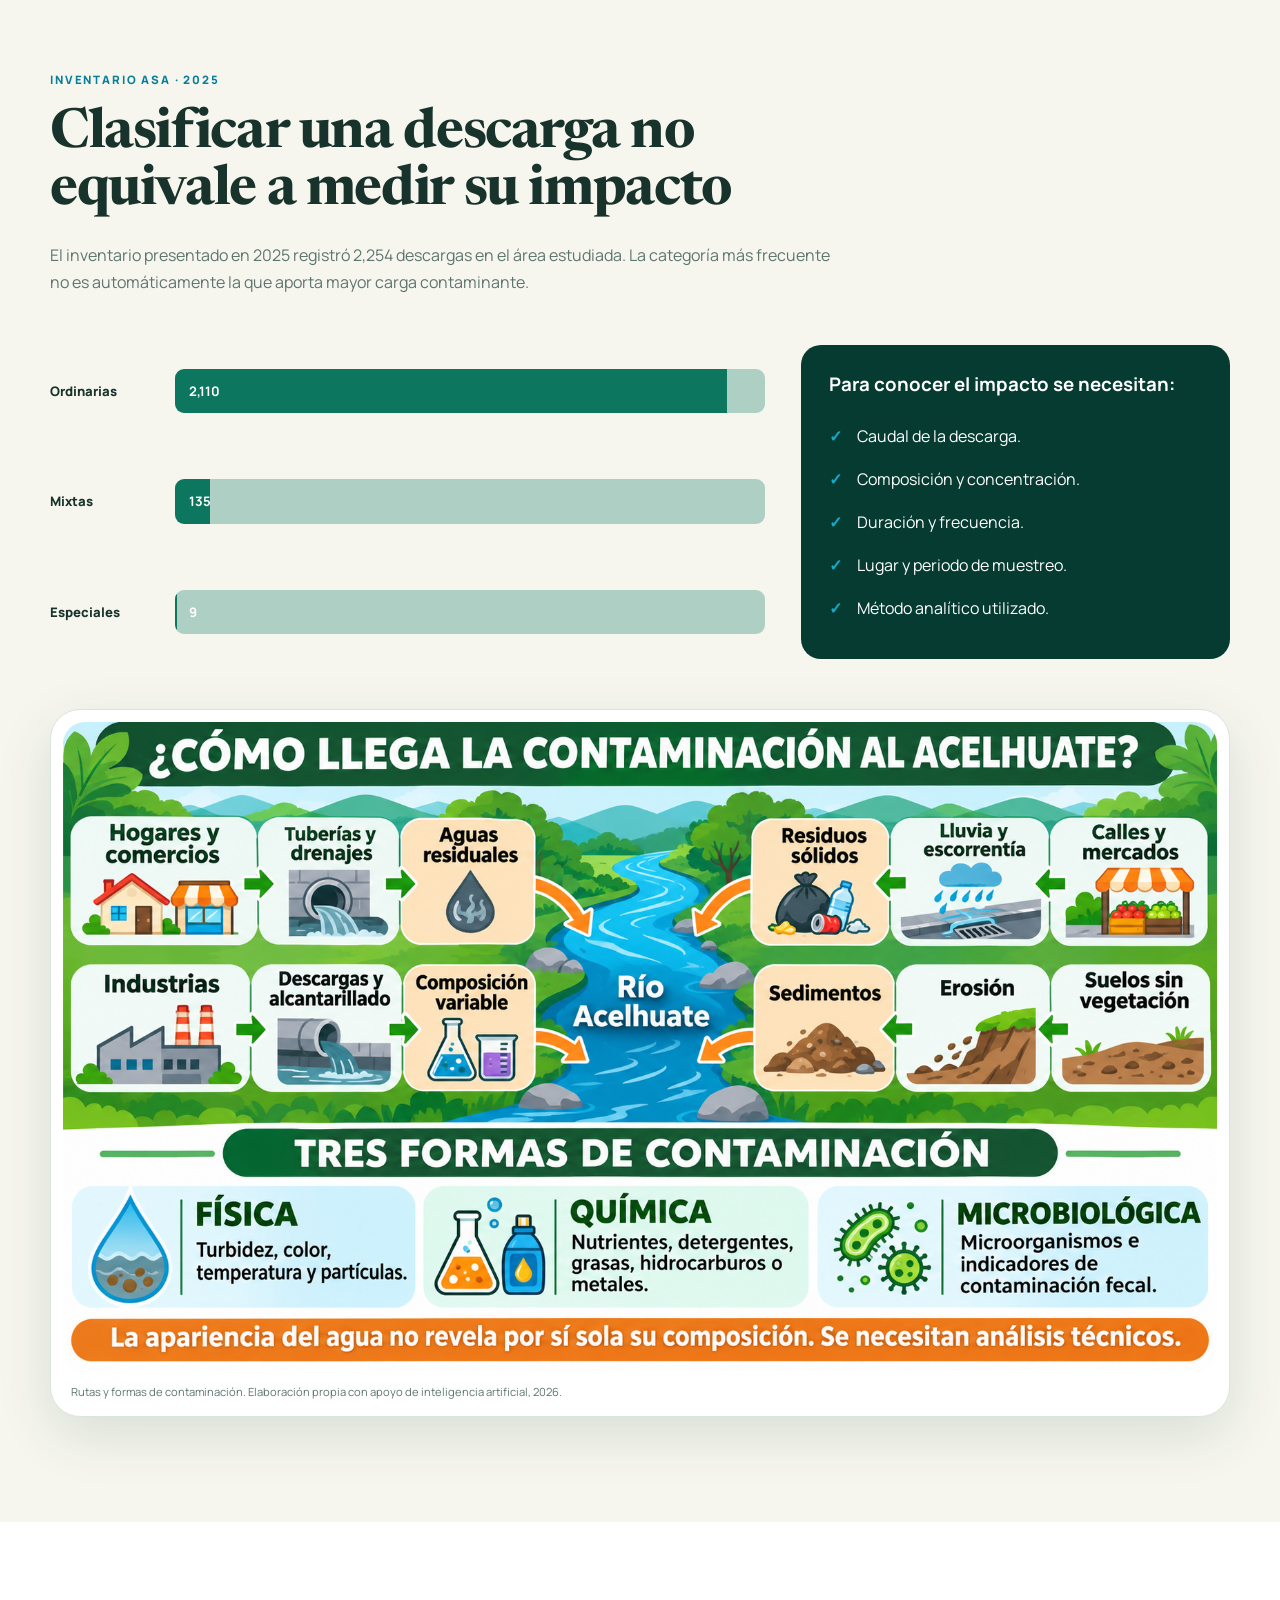
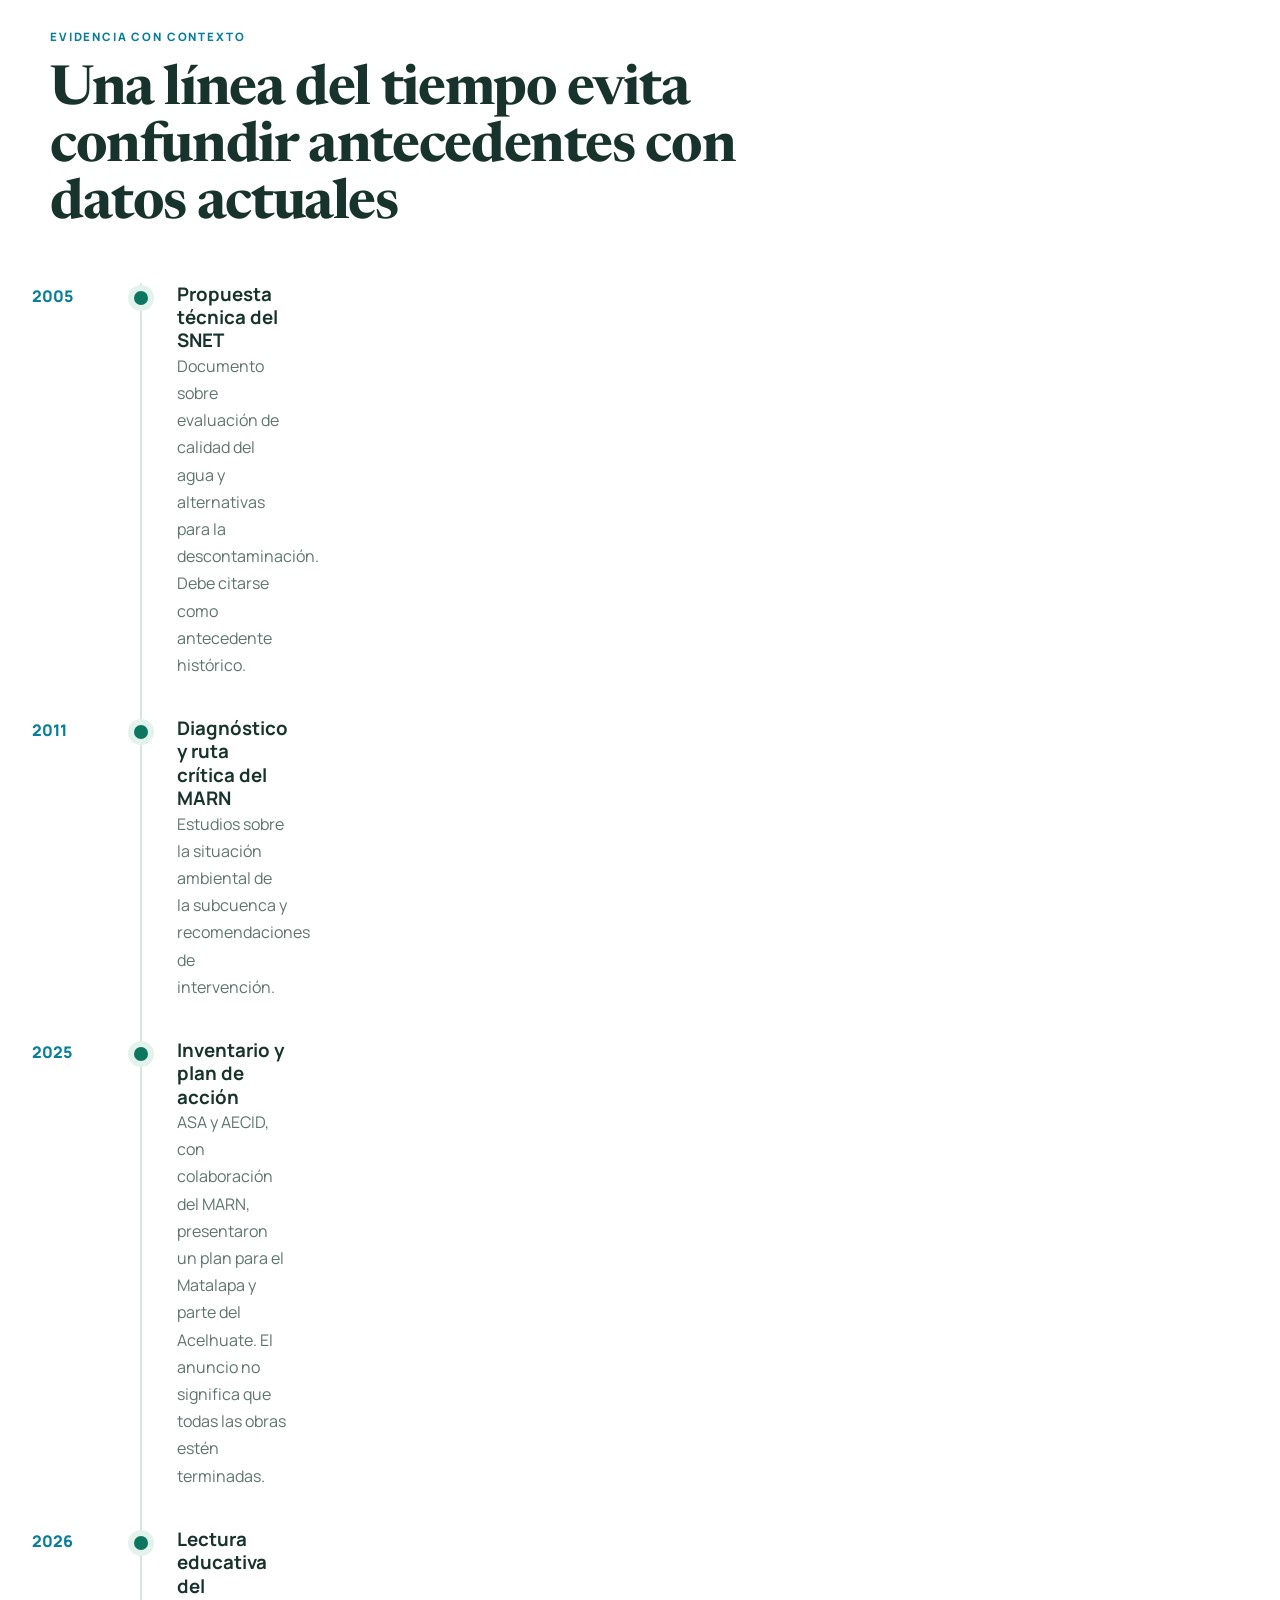
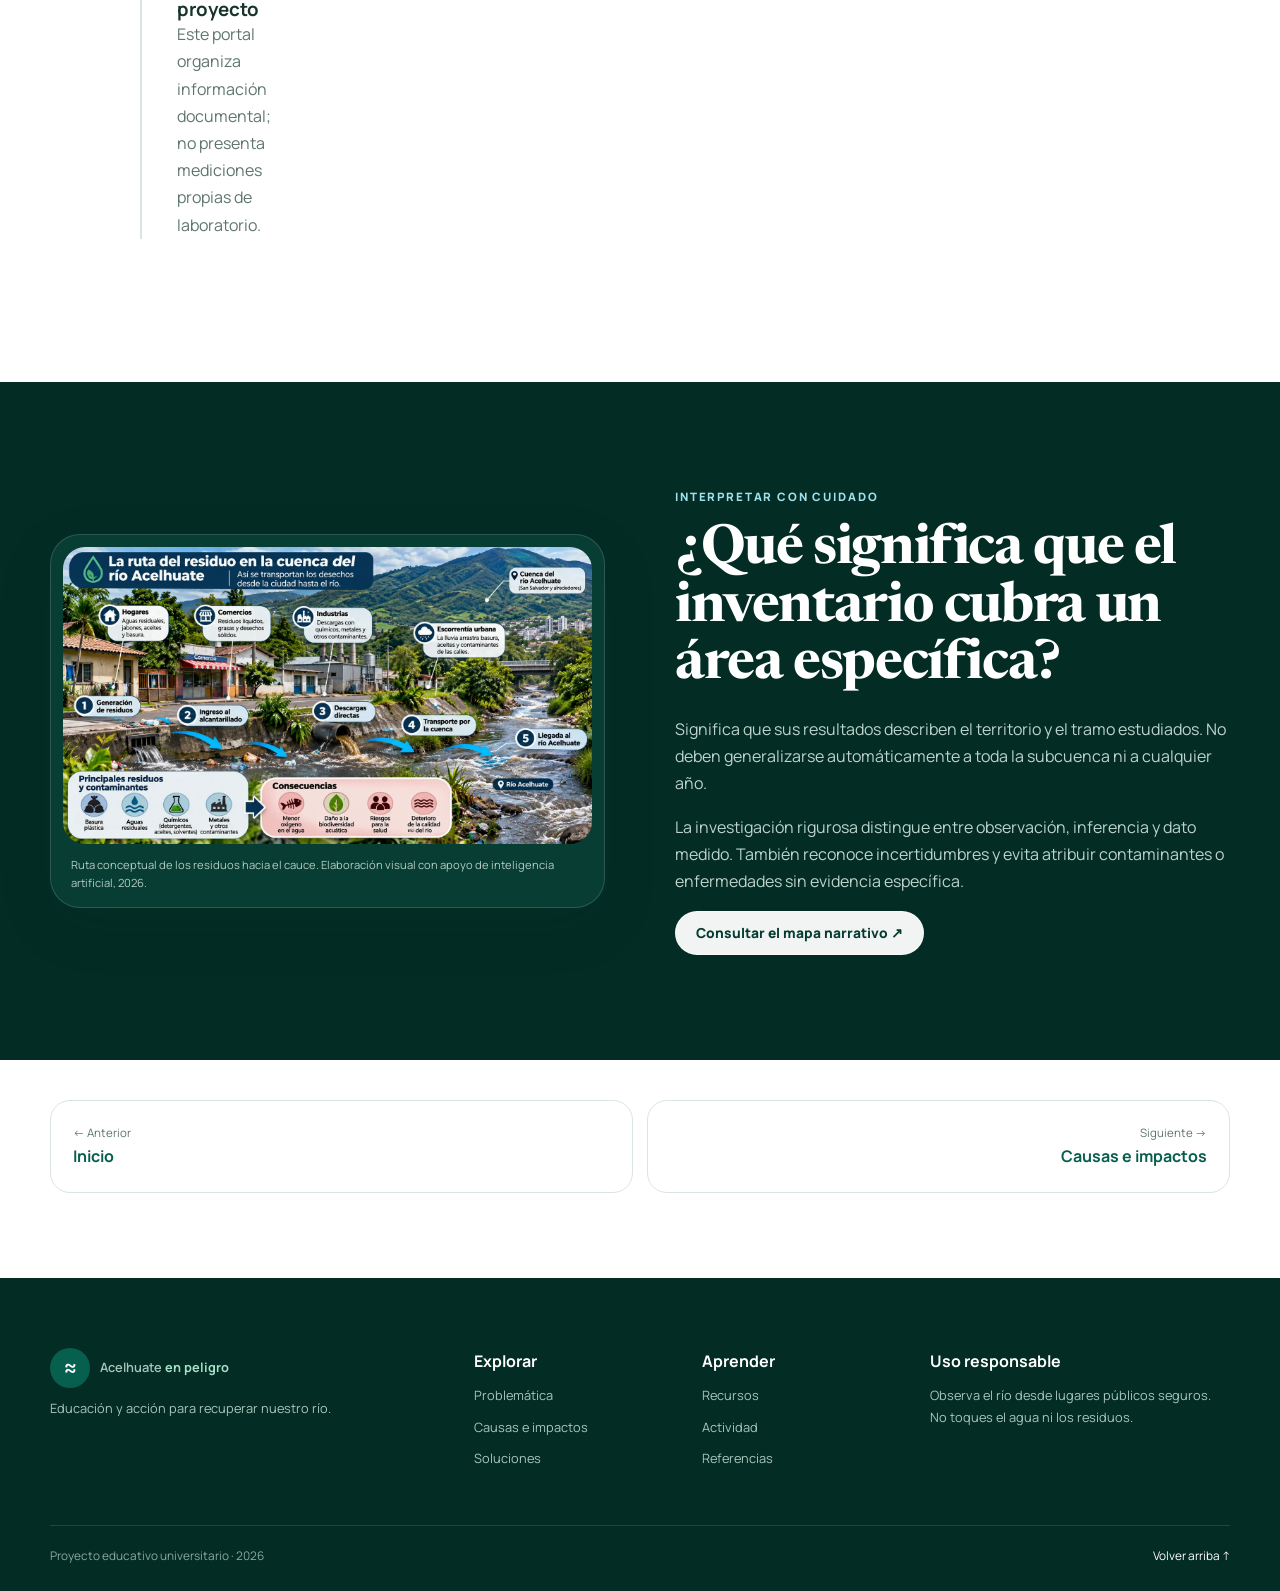
<file: problematica.html>
<!doctype html><html lang="es"><head><meta charset="utf-8"><meta name="viewport" content="width=device-width,initial-scale=1"><meta name="description" content="Diagnóstico ambiental, tipos de contaminación e inventario de descargas del río Acelhuate."><meta name="theme-color" content="#075f4d"><title>Acelhuate en peligro | Problemática ambiental</title><link rel="icon" href="favicon.svg" type="image/svg+xml"><link rel="preconnect" href="https://fonts.googleapis.com"><link rel="preconnect" href="https://fonts.gstatic.com" crossorigin><link href="https://fonts.googleapis.com/css2?family=Manrope:wght@400;500;600;700;800&family=Newsreader:opsz,wght@6..72,600;6..72,700&display=swap" rel="stylesheet"><link rel="stylesheet" href="styles.css"></head>
<body data-page="problematica"><a class="skip-link" href="#contenido">Saltar al contenido</a><div class="reading-progress"><span id="progressBar"></span></div>
<header class="site-header"><nav class="navbar container" aria-label="Navegación principal"><a class="brand" href="index.html"><span class="brand-mark">≈</span><span>Acelhuate <strong>en peligro</strong></span></a><button class="menu-toggle" type="button" aria-expanded="false" aria-controls="navLinks"><span></span><span></span><span></span><span class="sr-only">Abrir menú</span></button><div class="nav-links" id="navLinks"><a data-nav="inicio" href="index.html">Inicio</a><a data-nav="problematica" href="problematica.html">Problemática</a><a data-nav="impactos" href="impactos.html">Causas e impactos</a><a data-nav="soluciones" href="soluciones.html">Soluciones</a><a data-nav="recursos" href="recursos.html">Recursos</a><a data-nav="evaluacion" class="nav-cta" href="evaluacion.html">Actividad</a></div></nav></header>
<main id="contenido"><section class="page-hero"><div class="container page-hero-grid"><div><p class="eyebrow light">Diagnóstico ambiental</p><h1>Un problema con múltiples causas y rutas</h1><p>La contaminación no equivale solamente a residuos visibles. Evaluarla exige relacionar observación, muestreo, análisis de laboratorio, territorio y tiempo.</p></div><div class="page-number">01</div></div></section>
<section class="section"><div class="container split-layout"><div class="section-copy reveal"><p class="eyebrow">Formas de contaminación</p><h2>La apariencia es un indicio, no un diagnóstico</h2><p class="lead">Una muestra clara no está necesariamente libre de microorganismos o sustancias químicas. Una descarga oscura o espumosa tampoco identifica por sí sola su composición.</p><div class="stack-cards"><article><span>≋</span><div><h3>Física</h3><p>Modifica turbidez, color, temperatura y cantidad de partículas o sedimentos.</p></div></article><article><span>⌁</span><div><h3>Química</h3><p>Puede incluir nutrientes, detergentes, grasas, hidrocarburos o metales, según la fuente.</p></div></article><article><span>✣</span><div><h3>Microbiológica</h3><p>Se relaciona con microorganismos e indicadores de contaminación fecal.</p></div></article></div></div><figure class="visual-card reveal"><img src="assets/tres-vias.webp" alt="Ilustración conceptual de tres vías de contaminación de un río urbano" loading="lazy"><figcaption>Tres vías de contaminación de un río urbano. Ilustración conceptual generada con apoyo de inteligencia artificial; no identifica descargas específicas.</figcaption></figure></div></section>
<section class="section section-tint"><div class="container"><div class="section-heading reveal"><p class="eyebrow">Inventario ASA · 2025</p><h2>Clasificar una descarga no equivale a medir su impacto</h2><p>El inventario presentado en 2025 registró 2,254 descargas en el área estudiada. La categoría más frecuente no es automáticamente la que aporta mayor carga contaminante.</p></div><div class="data-layout"><div class="data-bars reveal"><div><span>Ordinarias</span><b style="--value:93.6%">2,110</b></div><div><span>Mixtas</span><b style="--value:6%">135</b></div><div><span>Especiales</span><b style="--value:.4%">9</b></div></div><aside class="evidence-card reveal"><h3>Para conocer el impacto se necesitan:</h3><ul class="check-list"><li>Caudal de la descarga.</li><li>Composición y concentración.</li><li>Duración y frecuencia.</li><li>Lugar y periodo de muestreo.</li><li>Método analítico utilizado.</li></ul></aside></div><figure class="infographic reveal"><img src="assets/infografia-rutas-contaminacion.png" alt="Infografía sobre las rutas de contaminación del río Acelhuate" loading="lazy"><figcaption>Rutas y formas de contaminación. Elaboración propia con apoyo de inteligencia artificial, 2026.</figcaption></figure></div></section>
<section class="section"><div class="container"><div class="section-heading reveal"><p class="eyebrow">Evidencia con contexto</p><h2>Una línea del tiempo evita confundir antecedentes con datos actuales</h2></div><div class="timeline"><article class="reveal"><time>2005</time><div><h3>Propuesta técnica del SNET</h3><p>Documento sobre evaluación de calidad del agua y alternativas para la descontaminación. Debe citarse como antecedente histórico.</p></div></article><article class="reveal"><time>2011</time><div><h3>Diagnóstico y ruta crítica del MARN</h3><p>Estudios sobre la situación ambiental de la subcuenca y recomendaciones de intervención.</p></div></article><article class="reveal"><time>2025</time><div><h3>Inventario y plan de acción</h3><p>ASA y AECID, con colaboración del MARN, presentaron un plan para el Matalapa y parte del Acelhuate. El anuncio no significa que todas las obras estén terminadas.</p></div></article><article class="reveal"><time>2026</time><div><h3>Lectura educativa del proyecto</h3><p>Este portal organiza información documental; no presenta mediciones propias de laboratorio.</p></div></article></div></div></section>
<section class="section dark-section"><div class="container split-layout"><figure class="visual-card image-only reveal"><img src="assets/ruta-residuo.webp" alt="Infografía de la ruta de los residuos desde su generación hasta el río" loading="lazy"><figcaption>Ruta conceptual de los residuos hacia el cauce. Elaboración visual con apoyo de inteligencia artificial, 2026.</figcaption></figure><div class="section-copy reveal"><p class="eyebrow light">Interpretar con cuidado</p><h2>¿Qué significa que el inventario cubra un área específica?</h2><p>Significa que sus resultados describen el territorio y el tramo estudiados. No deben generalizarse automáticamente a toda la subcuenca ni a cualquier año.</p><p>La investigación rigurosa distingue entre observación, inferencia y dato medido. También reconoce incertidumbres y evita atribuir contaminantes o enfermedades sin evidencia específica.</p><a class="button button-light" href="https://storymaps.arcgis.com/stories/57d7d127d6764e34ace5f3705eb1db19" target="_blank" rel="noopener noreferrer">Consultar el mapa narrativo ↗</a></div></div></section>
<nav class="page-nav container" aria-label="Navegación entre páginas"><a href="index.html"><span>← Anterior</span><strong>Inicio</strong></a><a class="next" href="impactos.html"><span>Siguiente →</span><strong>Causas e impactos</strong></a></nav></main>
<footer class="site-footer"><div class="container footer-grid"><div><a class="brand footer-brand" href="index.html"><span class="brand-mark">≈</span><span>Acelhuate <strong>en peligro</strong></span></a><p>Educación y acción para recuperar nuestro río.</p></div><div><strong>Explorar</strong><a href="problematica.html">Problemática</a><a href="impactos.html">Causas e impactos</a><a href="soluciones.html">Soluciones</a></div><div><strong>Aprender</strong><a href="recursos.html">Recursos</a><a href="evaluacion.html">Actividad</a><a href="proyecto.html#referencias">Referencias</a></div><div><strong>Uso responsable</strong><p>Observa el río desde lugares públicos seguros. No toques el agua ni los residuos.</p></div></div><div class="container footer-bottom"><span>Proyecto educativo universitario · 2026</span><a href="#contenido">Volver arriba ↑</a></div></footer><button class="back-top" id="backTop" aria-label="Volver al inicio">↑</button><script src="script.js?v=20261114c"></script></body></html>
</file>
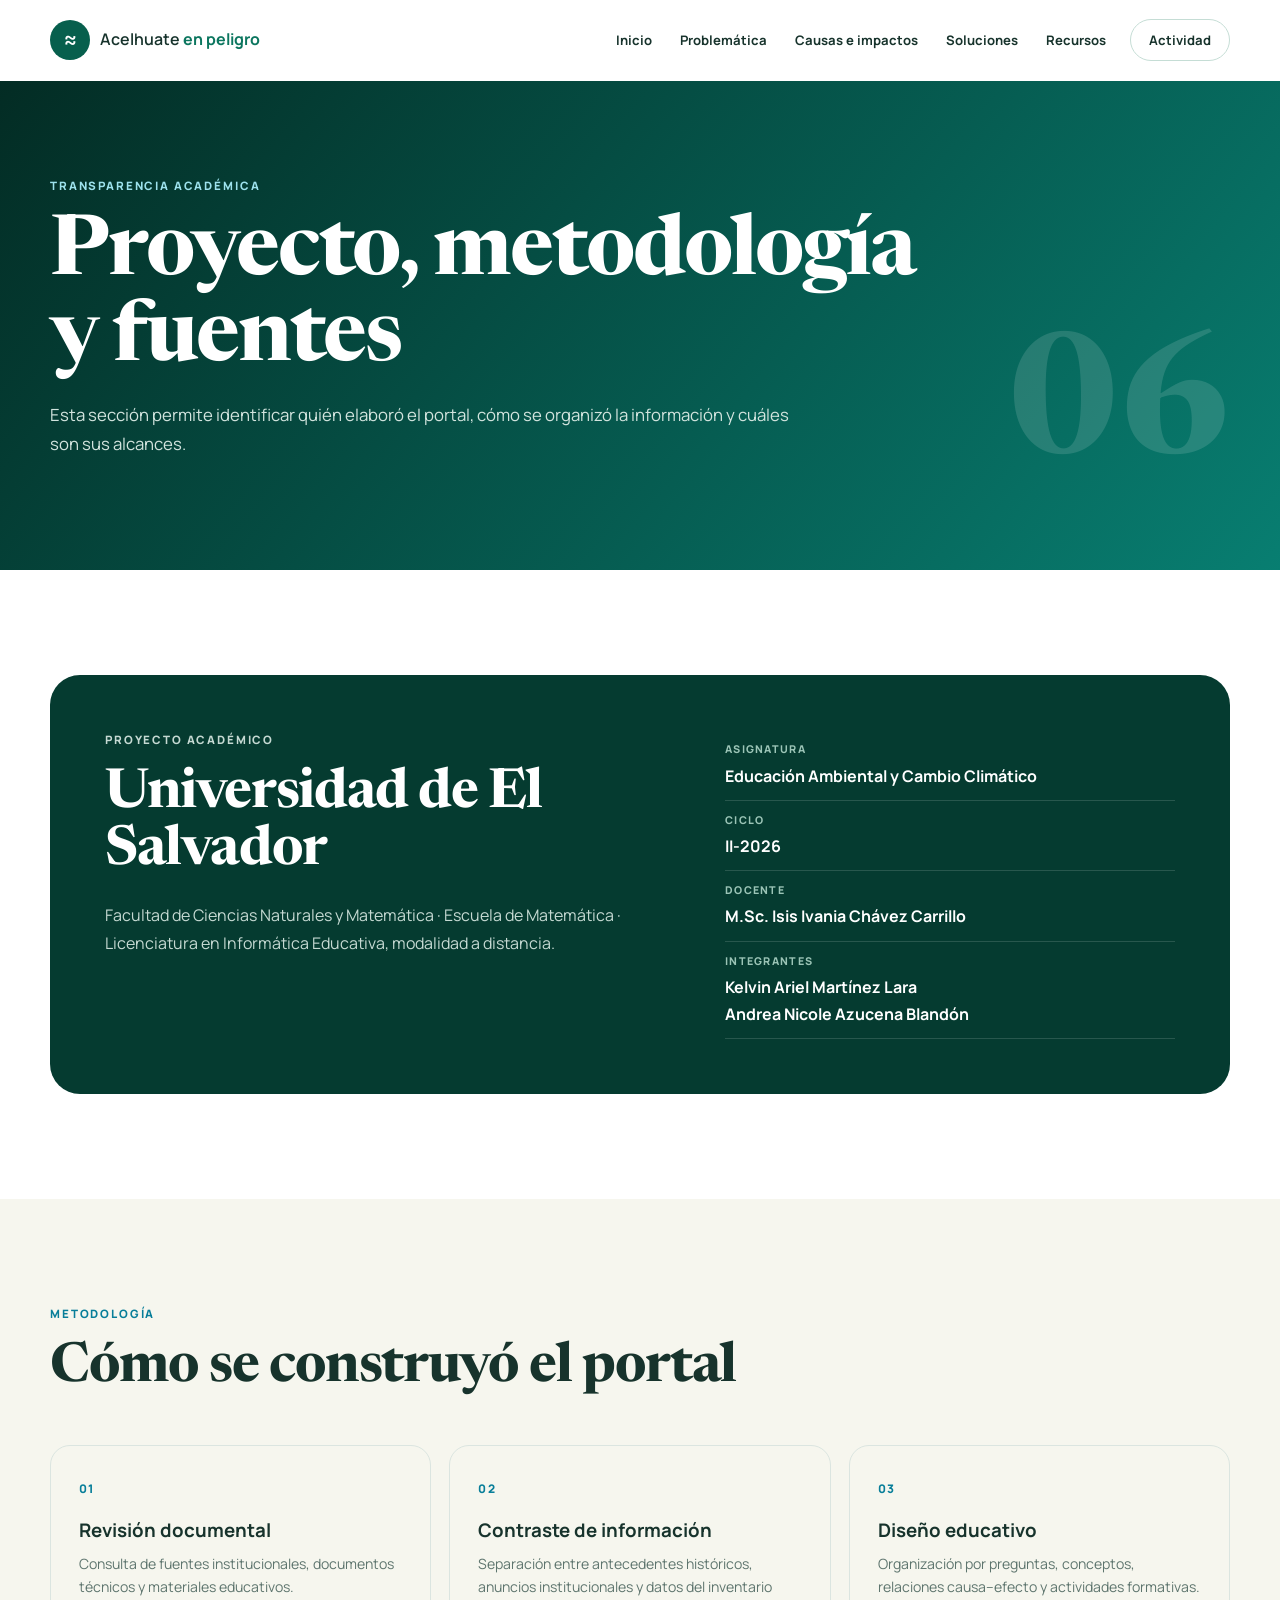
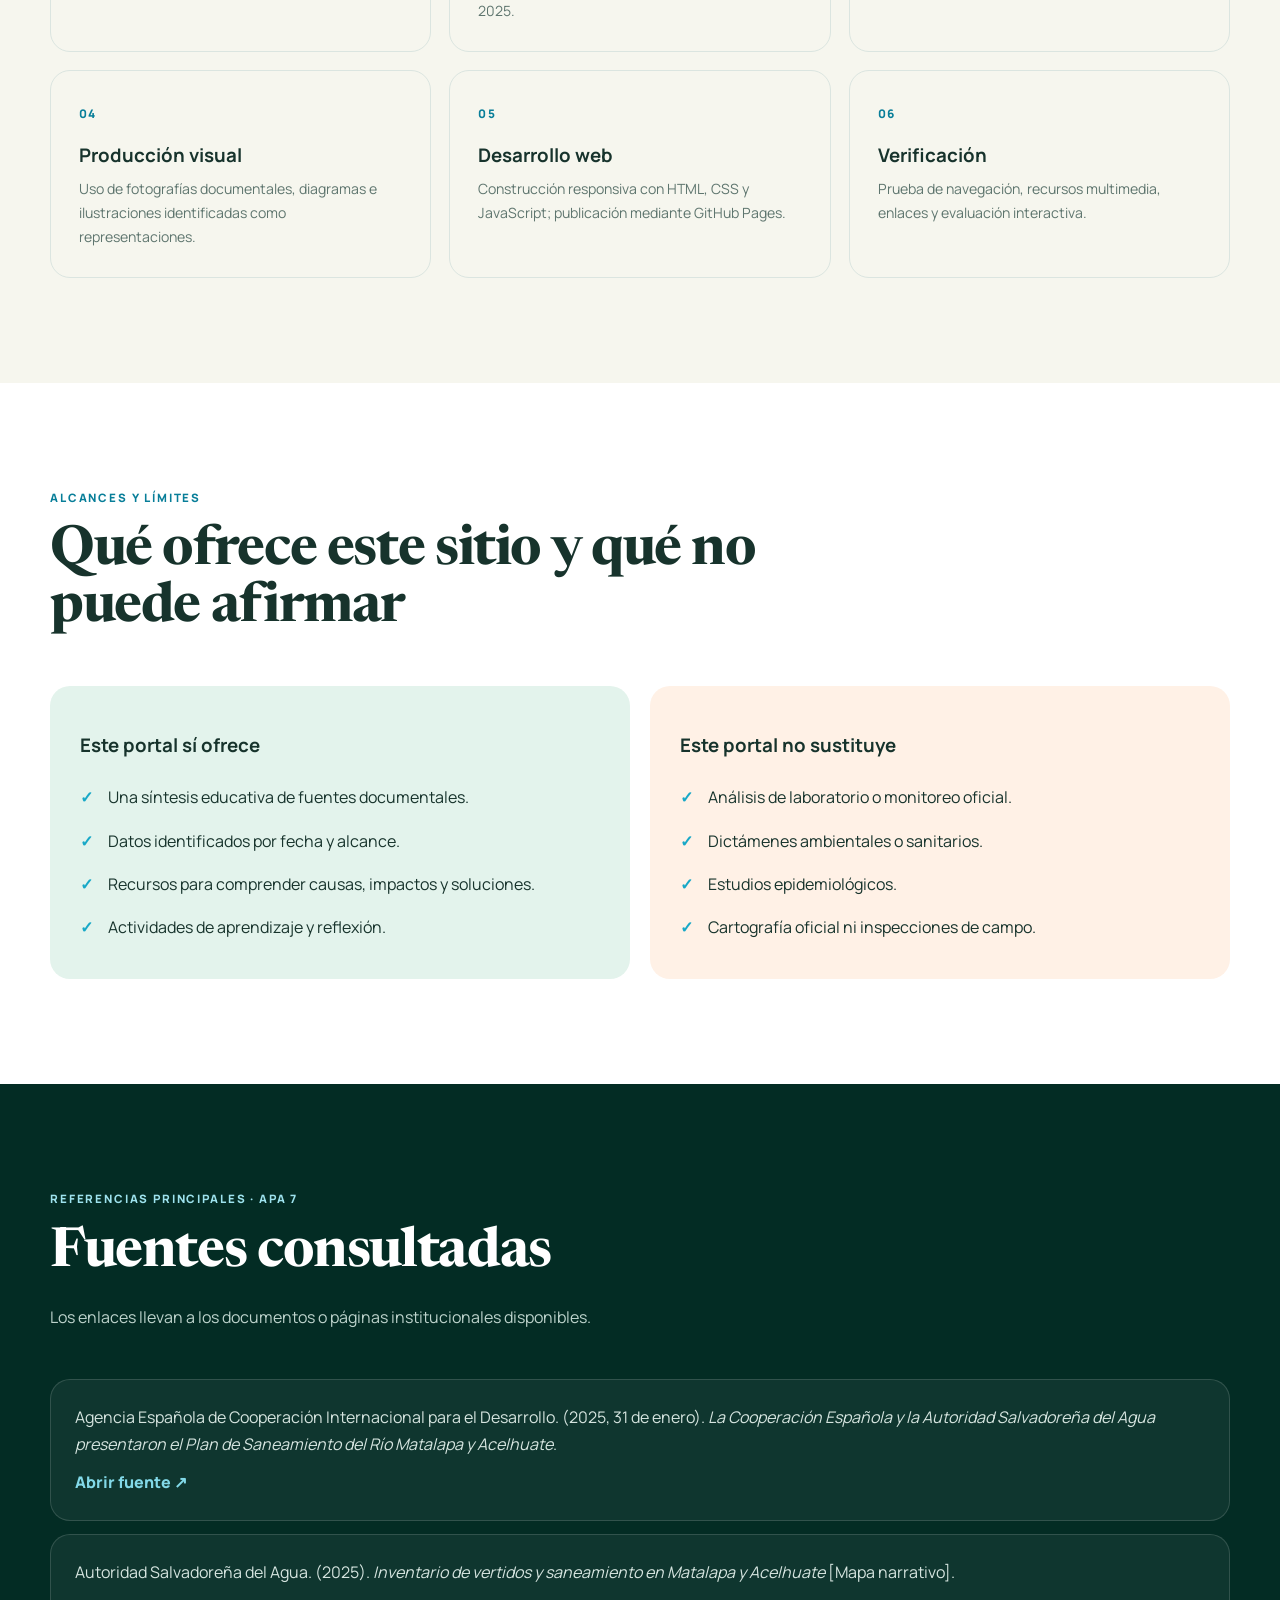
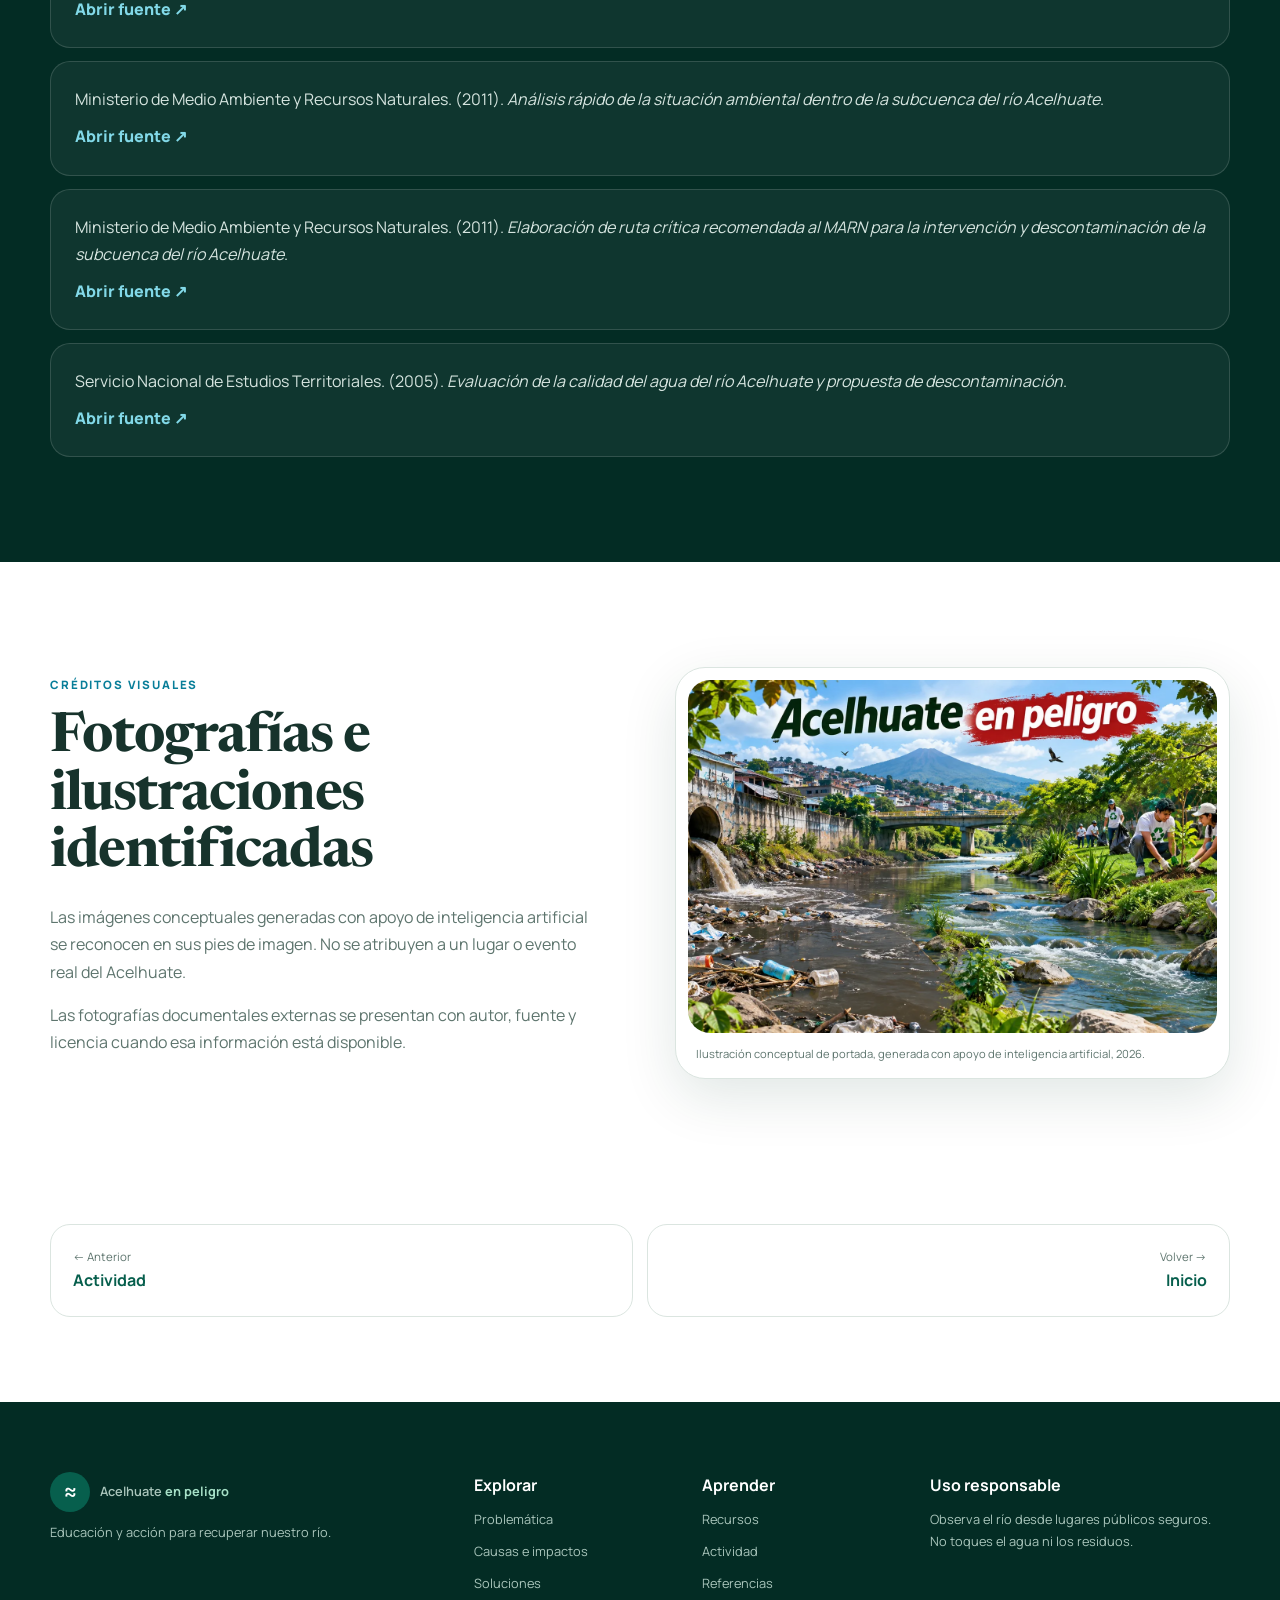
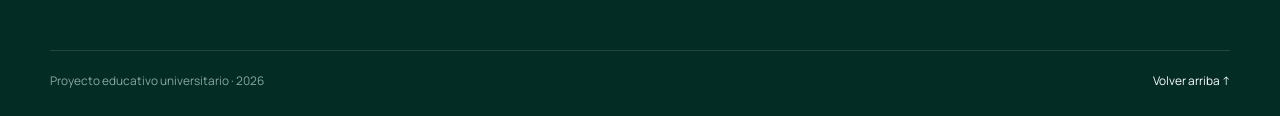
<file: proyecto.html>
<!doctype html><html lang="es"><head><meta charset="utf-8"><meta name="viewport" content="width=device-width,initial-scale=1"><meta name="description" content="Información académica, metodología, créditos y referencias del proyecto Acelhuate en peligro."><meta name="theme-color" content="#075f4d"><title>Acelhuate en peligro | Proyecto y fuentes</title><link rel="icon" href="favicon.svg" type="image/svg+xml"><link rel="preconnect" href="https://fonts.googleapis.com"><link rel="preconnect" href="https://fonts.gstatic.com" crossorigin><link href="https://fonts.googleapis.com/css2?family=Manrope:wght@400;500;600;700;800&family=Newsreader:opsz,wght@6..72,600;6..72,700&display=swap" rel="stylesheet"><link rel="stylesheet" href="styles.css"></head><body data-page="proyecto"><a class="skip-link" href="#contenido">Saltar al contenido</a><div class="reading-progress"><span id="progressBar"></span></div>
<header class="site-header"><nav class="navbar container"><a class="brand" href="index.html"><span class="brand-mark">≈</span><span>Acelhuate <strong>en peligro</strong></span></a><button class="menu-toggle" type="button" aria-expanded="false" aria-controls="navLinks"><span></span><span></span><span></span><span class="sr-only">Abrir menú</span></button><div class="nav-links" id="navLinks"><a data-nav="inicio" href="index.html">Inicio</a><a data-nav="problematica" href="problematica.html">Problemática</a><a data-nav="impactos" href="impactos.html">Causas e impactos</a><a data-nav="soluciones" href="soluciones.html">Soluciones</a><a data-nav="recursos" href="recursos.html">Recursos</a><a data-nav="evaluacion" class="nav-cta" href="evaluacion.html">Actividad</a></div></nav></header>
<main id="contenido"><section class="page-hero"><div class="container page-hero-grid"><div><p class="eyebrow light">Transparencia académica</p><h1>Proyecto, metodología y fuentes</h1><p>Esta sección permite identificar quién elaboró el portal, cómo se organizó la información y cuáles son sus alcances.</p></div><div class="page-number">06</div></div></section>
<section class="section"><div class="container academic-profile reveal"><div><p class="eyebrow">Proyecto académico</p><h2>Universidad de El Salvador</h2><p>Facultad de Ciencias Naturales y Matemática · Escuela de Matemática · Licenciatura en Informática Educativa, modalidad a distancia.</p></div><dl><div><dt>Asignatura</dt><dd>Educación Ambiental y Cambio Climático</dd></div><div><dt>Ciclo</dt><dd>II-2026</dd></div><div><dt>Docente</dt><dd>M.Sc. Isis Ivania Chávez Carrillo</dd></div><div><dt>Integrantes</dt><dd>Kelvin Ariel Martínez Lara<br>Andrea Nicole Azucena Blandón</dd></div></dl></div></section>
<section class="section section-tint"><div class="container"><div class="section-heading reveal"><p class="eyebrow">Metodología</p><h2>Cómo se construyó el portal</h2></div><div class="method-grid"><article class="reveal"><span>01</span><h3>Revisión documental</h3><p>Consulta de fuentes institucionales, documentos técnicos y materiales educativos.</p></article><article class="reveal"><span>02</span><h3>Contraste de información</h3><p>Separación entre antecedentes históricos, anuncios institucionales y datos del inventario 2025.</p></article><article class="reveal"><span>03</span><h3>Diseño educativo</h3><p>Organización por preguntas, conceptos, relaciones causa–efecto y actividades formativas.</p></article><article class="reveal"><span>04</span><h3>Producción visual</h3><p>Uso de fotografías documentales, diagramas e ilustraciones identificadas como representaciones.</p></article><article class="reveal"><span>05</span><h3>Desarrollo web</h3><p>Construcción responsiva con HTML, CSS y JavaScript; publicación mediante GitHub Pages.</p></article><article class="reveal"><span>06</span><h3>Verificación</h3><p>Prueba de navegación, recursos multimedia, enlaces y evaluación interactiva.</p></article></div></div></section>
<section class="section"><div class="container"><div class="section-heading reveal"><p class="eyebrow">Alcances y límites</p><h2>Qué ofrece este sitio y qué no puede afirmar</h2></div><div class="limits-grid"><article class="good reveal"><h3>Este portal sí ofrece</h3><ul class="check-list"><li>Una síntesis educativa de fuentes documentales.</li><li>Datos identificados por fecha y alcance.</li><li>Recursos para comprender causas, impactos y soluciones.</li><li>Actividades de aprendizaje y reflexión.</li></ul></article><article class="caution reveal"><h3>Este portal no sustituye</h3><ul class="check-list"><li>Análisis de laboratorio o monitoreo oficial.</li><li>Dictámenes ambientales o sanitarios.</li><li>Estudios epidemiológicos.</li><li>Cartografía oficial ni inspecciones de campo.</li></ul></article></div></div></section>
<section class="section dark-section" id="referencias"><div class="container"><div class="section-heading reveal"><p class="eyebrow light">Referencias principales · APA 7</p><h2>Fuentes consultadas</h2><p>Los enlaces llevan a los documentos o páginas institucionales disponibles.</p></div><div class="references-list"><article class="reveal"><p>Agencia Española de Cooperación Internacional para el Desarrollo. (2025, 31 de enero). <em>La Cooperación Española y la Autoridad Salvadoreña del Agua presentaron el Plan de Saneamiento del Río Matalapa y Acelhuate</em>.</p><a href="https://www.aecid.es/web/oce-el-salvador/actualidad/noticias/detalle-noticias?articulo=7605087" target="_blank" rel="noopener noreferrer">Abrir fuente ↗</a></article><article class="reveal"><p>Autoridad Salvadoreña del Agua. (2025). <em>Inventario de vertidos y saneamiento en Matalapa y Acelhuate</em> [Mapa narrativo].</p><a href="https://storymaps.arcgis.com/stories/57d7d127d6764e34ace5f3705eb1db19" target="_blank" rel="noopener noreferrer">Abrir fuente ↗</a></article><article class="reveal"><p>Ministerio de Medio Ambiente y Recursos Naturales. (2011). <em>Análisis rápido de la situación ambiental dentro de la subcuenca del río Acelhuate</em>.</p><a href="https://rcc.marn.gob.sv/handle/123456789/323" target="_blank" rel="noopener noreferrer">Abrir fuente ↗</a></article><article class="reveal"><p>Ministerio de Medio Ambiente y Recursos Naturales. (2011). <em>Elaboración de ruta crítica recomendada al MARN para la intervención y descontaminación de la subcuenca del río Acelhuate</em>.</p><a href="https://rcc.marn.gob.sv/handle/123456789/331" target="_blank" rel="noopener noreferrer">Abrir fuente ↗</a></article><article class="reveal"><p>Servicio Nacional de Estudios Territoriales. (2005). <em>Evaluación de la calidad del agua del río Acelhuate y propuesta de descontaminación</em>.</p><a href="https://www.snet.gob.sv/Hidrologia/Documentos/DescontaminacionAcelhuate2005.pdf" target="_blank" rel="noopener noreferrer">Abrir fuente ↗</a></article></div></div></section>
<section class="section"><div class="container split-layout"><div class="section-copy reveal"><p class="eyebrow">Créditos visuales</p><h2>Fotografías e ilustraciones identificadas</h2><p>Las imágenes conceptuales generadas con apoyo de inteligencia artificial se reconocen en sus pies de imagen. No se atribuyen a un lugar o evento real del Acelhuate.</p><p>Las fotografías documentales externas se presentan con autor, fuente y licencia cuando esa información está disponible.</p></div><figure class="visual-card reveal"><img src="assets/hero-acelhuate.webp" alt="Ilustración conceptual del río Acelhuate entre contaminación y recuperación" loading="lazy"><figcaption>Ilustración conceptual de portada, generada con apoyo de inteligencia artificial, 2026.</figcaption></figure></div></section>
<nav class="page-nav container"><a href="evaluacion.html"><span>← Anterior</span><strong>Actividad</strong></a><a class="next" href="index.html"><span>Volver →</span><strong>Inicio</strong></a></nav></main>
<footer class="site-footer"><div class="container footer-grid"><div><a class="brand footer-brand" href="index.html"><span class="brand-mark">≈</span><span>Acelhuate <strong>en peligro</strong></span></a><p>Educación y acción para recuperar nuestro río.</p></div><div><strong>Explorar</strong><a href="problematica.html">Problemática</a><a href="impactos.html">Causas e impactos</a><a href="soluciones.html">Soluciones</a></div><div><strong>Aprender</strong><a href="recursos.html">Recursos</a><a href="evaluacion.html">Actividad</a><a href="#referencias">Referencias</a></div><div><strong>Uso responsable</strong><p>Observa el río desde lugares públicos seguros. No toques el agua ni los residuos.</p></div></div><div class="container footer-bottom"><span>Proyecto educativo universitario · 2026</span><a href="#contenido">Volver arriba ↑</a></div></footer><button class="back-top" id="backTop" aria-label="Volver al inicio">↑</button><script src="script.js?v=20261114c"></script></body></html>
</file>
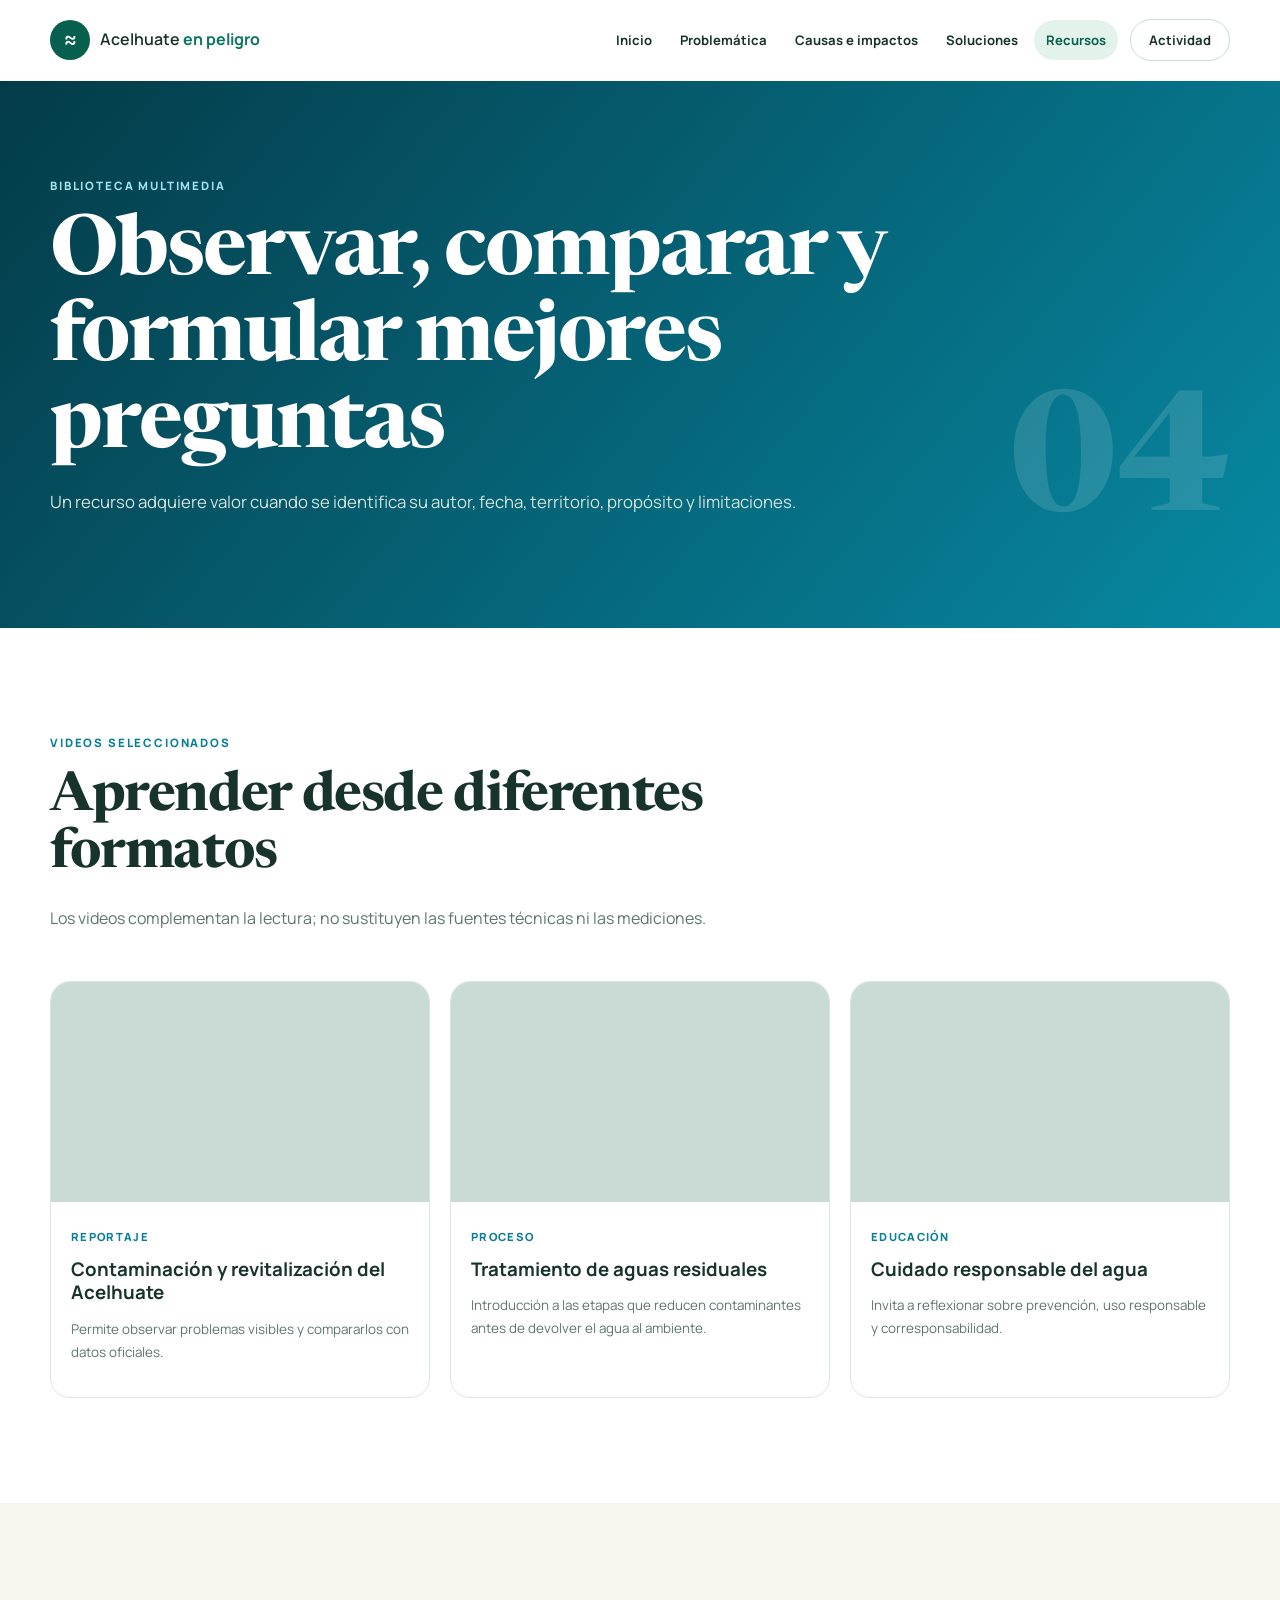
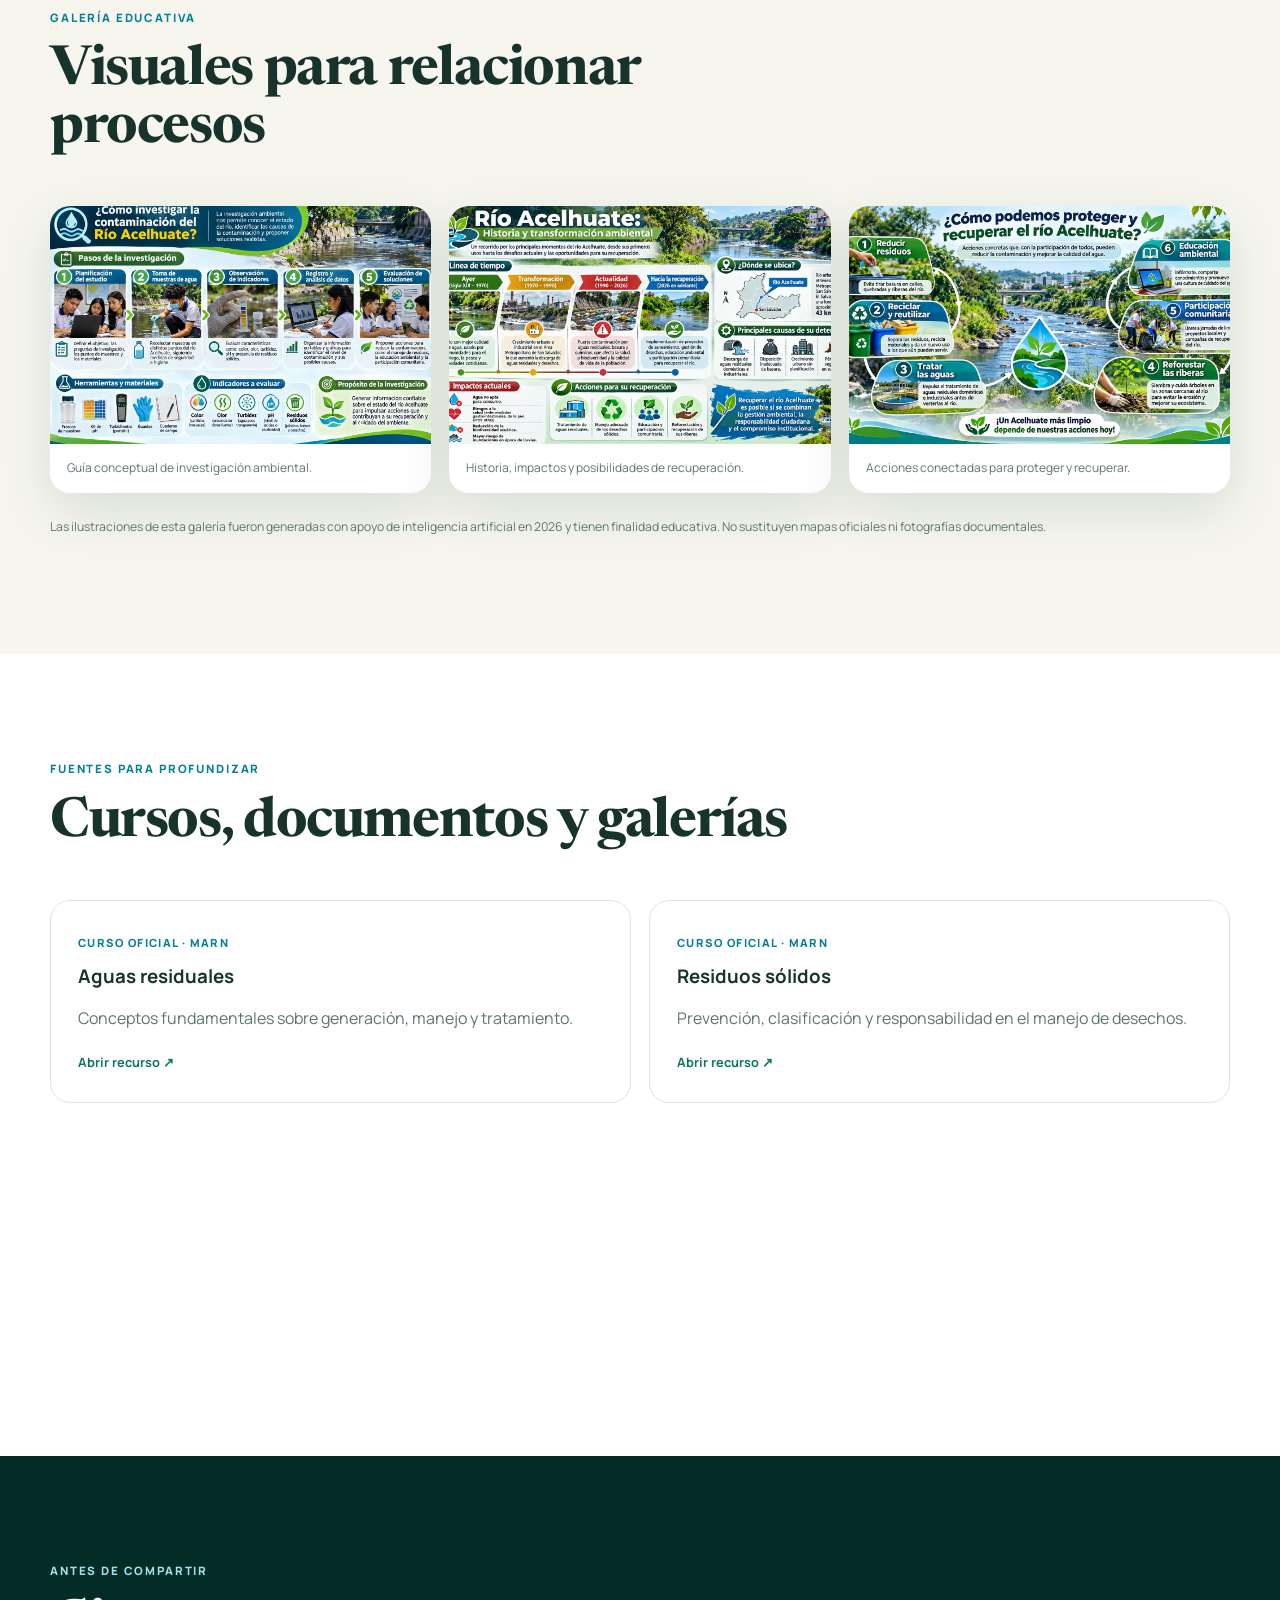
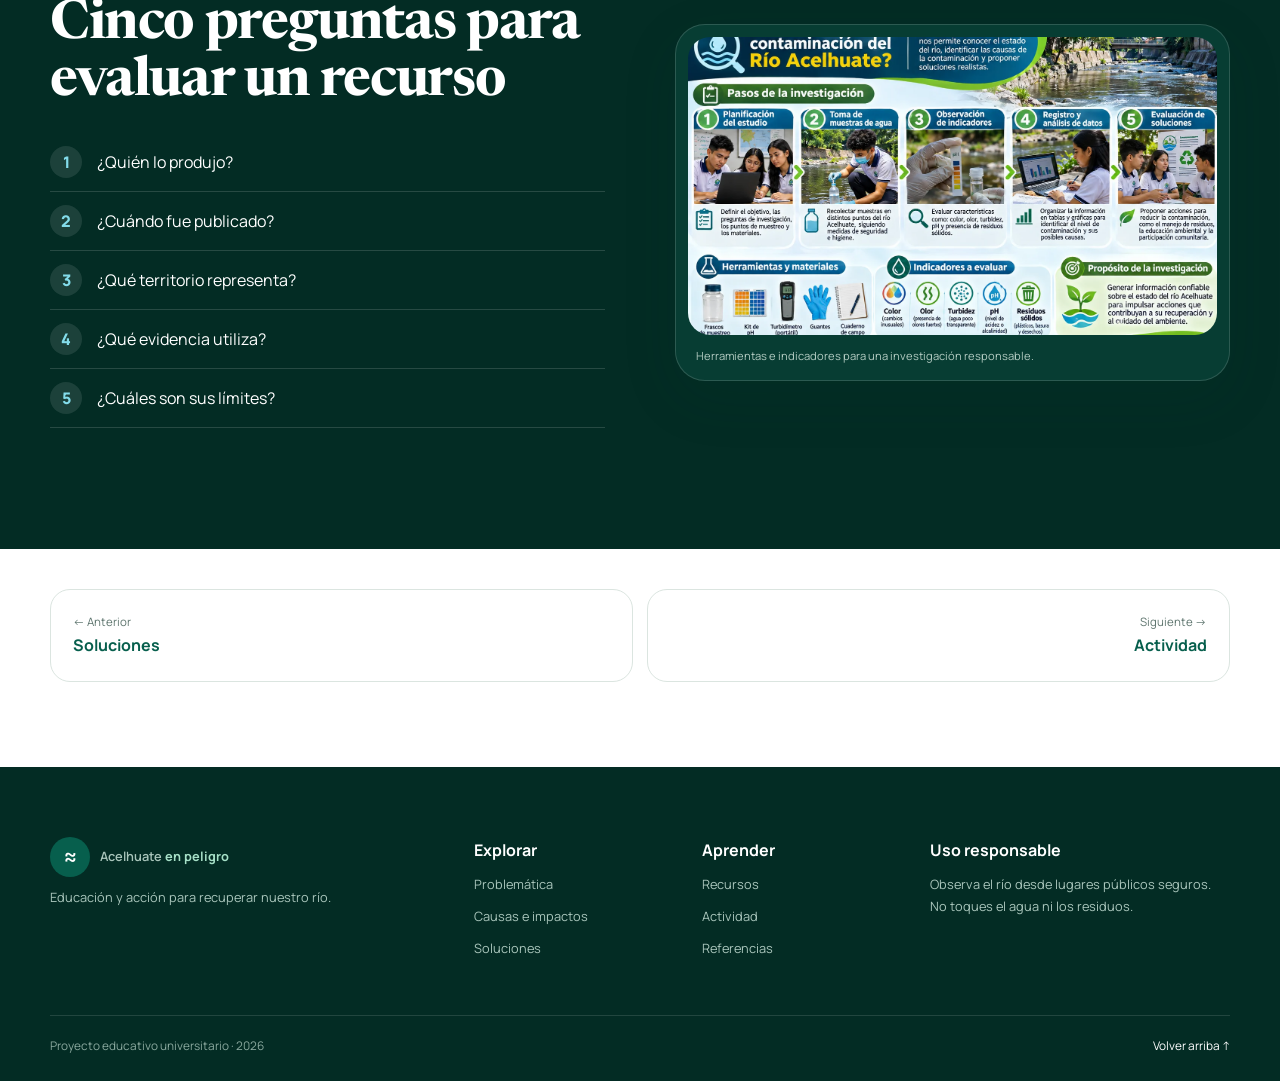
<file: recursos.html>
<!doctype html><html lang="es"><head><meta charset="utf-8"><meta name="viewport" content="width=device-width,initial-scale=1"><meta name="description" content="Videos, infografías, cursos y recursos educativos sobre el río Acelhuate y el saneamiento."><meta name="theme-color" content="#075f4d"><title>Acelhuate en peligro | Recursos educativos</title><link rel="icon" href="favicon.svg" type="image/svg+xml"><link rel="preconnect" href="https://fonts.googleapis.com"><link rel="preconnect" href="https://fonts.gstatic.com" crossorigin><link href="https://fonts.googleapis.com/css2?family=Manrope:wght@400;500;600;700;800&family=Newsreader:opsz,wght@6..72,600;6..72,700&display=swap" rel="stylesheet"><link rel="stylesheet" href="styles.css"></head><body data-page="recursos"><a class="skip-link" href="#contenido">Saltar al contenido</a><div class="reading-progress"><span id="progressBar"></span></div>
<header class="site-header"><nav class="navbar container"><a class="brand" href="index.html"><span class="brand-mark">≈</span><span>Acelhuate <strong>en peligro</strong></span></a><button class="menu-toggle" type="button" aria-expanded="false" aria-controls="navLinks"><span></span><span></span><span></span><span class="sr-only">Abrir menú</span></button><div class="nav-links" id="navLinks"><a data-nav="inicio" href="index.html">Inicio</a><a data-nav="problematica" href="problematica.html">Problemática</a><a data-nav="impactos" href="impactos.html">Causas e impactos</a><a data-nav="soluciones" href="soluciones.html">Soluciones</a><a data-nav="recursos" href="recursos.html">Recursos</a><a data-nav="evaluacion" class="nav-cta" href="evaluacion.html">Actividad</a></div></nav></header>
<main id="contenido"><section class="page-hero page-hero-blue"><div class="container page-hero-grid"><div><p class="eyebrow light">Biblioteca multimedia</p><h1>Observar, comparar y formular mejores preguntas</h1><p>Un recurso adquiere valor cuando se identifica su autor, fecha, territorio, propósito y limitaciones.</p></div><div class="page-number">04</div></div></section>
<section class="section"><div class="container"><div class="section-heading reveal"><p class="eyebrow">Videos seleccionados</p><h2>Aprender desde diferentes formatos</h2><p>Los videos complementan la lectura; no sustituyen las fuentes técnicas ni las mediciones.</p></div><div class="video-grid"><article class="video-card reveal"><div class="video-frame"><iframe src="https://www.youtube-nocookie.com/embed/ZkI4cs871iE" title="Contaminación en el río Acelhuate y planes para su revitalización" loading="lazy" allowfullscreen></iframe></div><div><span>Reportaje</span><h3>Contaminación y revitalización del Acelhuate</h3><p>Permite observar problemas visibles y compararlos con datos oficiales.</p></div></article><article class="video-card reveal"><div class="video-frame"><iframe src="https://www.youtube-nocookie.com/embed/Orn0COzIfjo" title="Funcionamiento de una planta de tratamiento de aguas residuales" loading="lazy" allowfullscreen></iframe></div><div><span>Proceso</span><h3>Tratamiento de aguas residuales</h3><p>Introducción a las etapas que reducen contaminantes antes de devolver el agua al ambiente.</p></div></article><article class="video-card reveal"><div class="video-frame"><iframe src="https://www.youtube-nocookie.com/embed/C6WQ7uY5W7o" title="Cuidado responsable del agua" loading="lazy" allowfullscreen></iframe></div><div><span>Educación</span><h3>Cuidado responsable del agua</h3><p>Invita a reflexionar sobre prevención, uso responsable y corresponsabilidad.</p></div></article></div></div></section>
<section class="section section-tint"><div class="container"><div class="section-heading reveal"><p class="eyebrow">Galería educativa</p><h2>Visuales para relacionar procesos</h2></div><div class="gallery-grid"><figure class="reveal"><img src="assets/guia-investigacion.webp" alt="Infografía sobre cómo investigar la contaminación del río" loading="lazy"><figcaption>Guía conceptual de investigación ambiental.</figcaption></figure><figure class="reveal"><img src="assets/historia-recuperacion.webp" alt="Infografía sobre historia y recuperación del río Acelhuate" loading="lazy"><figcaption>Historia, impactos y posibilidades de recuperación.</figcaption></figure><figure class="reveal"><img src="assets/acciones-recuperacion.webp" alt="Infografía de acciones para proteger el río" loading="lazy"><figcaption>Acciones conectadas para proteger y recuperar.</figcaption></figure></div><p class="media-note">Las ilustraciones de esta galería fueron generadas con apoyo de inteligencia artificial en 2026 y tienen finalidad educativa. No sustituyen mapas oficiales ni fotografías documentales.</p></div></section>
<section class="section"><div class="container"><div class="section-heading reveal"><p class="eyebrow">Fuentes para profundizar</p><h2>Cursos, documentos y galerías</h2></div><div class="resource-grid"><a class="resource-card reveal" href="https://educacionambiental.ambiente.gob.sv/cursos/aguas-residuales/" target="_blank" rel="noopener noreferrer"><span>Curso oficial · MARN</span><h3>Aguas residuales</h3><p>Conceptos fundamentales sobre generación, manejo y tratamiento.</p><b>Abrir recurso ↗</b></a><a class="resource-card reveal" href="https://educacionambiental.ambiente.gob.sv/cursos/residuos-solidos/" target="_blank" rel="noopener noreferrer"><span>Curso oficial · MARN</span><h3>Residuos sólidos</h3><p>Prevención, clasificación y responsabilidad en el manejo de desechos.</p><b>Abrir recurso ↗</b></a><a class="resource-card reveal" href="https://commons.wikimedia.org/wiki/Category:R%C3%ADo_Acelhuate" target="_blank" rel="noopener noreferrer"><span>Galería documental</span><h3>Río Acelhuate</h3><p>Fotografías para observar lugares y momentos específicos con sus créditos.</p><b>Abrir recurso ↗</b></a><a class="resource-card reveal" href="https://rcc.marn.gob.sv/handle/123456789/323" target="_blank" rel="noopener noreferrer"><span>Documento técnico · 2011</span><h3>Situación ambiental de la subcuenca</h3><p>Diagnóstico histórico del MARN con tablas, mapas y antecedentes.</p><b>Abrir recurso ↗</b></a></div></div></section>
<section class="section dark-section"><div class="container split-layout"><div class="section-copy reveal"><p class="eyebrow light">Antes de compartir</p><h2>Cinco preguntas para evaluar un recurso</h2><ol class="number-list"><li><span>1</span>¿Quién lo produjo?</li><li><span>2</span>¿Cuándo fue publicado?</li><li><span>3</span>¿Qué territorio representa?</li><li><span>4</span>¿Qué evidencia utiliza?</li><li><span>5</span>¿Cuáles son sus límites?</li></ol></div><figure class="visual-card image-only reveal"><img src="assets/guia-investigacion.webp" alt="Infografía educativa para investigar la contaminación del río" loading="lazy"><figcaption>Herramientas e indicadores para una investigación responsable.</figcaption></figure></div></section>
<nav class="page-nav container"><a href="soluciones.html"><span>← Anterior</span><strong>Soluciones</strong></a><a class="next" href="evaluacion.html"><span>Siguiente →</span><strong>Actividad</strong></a></nav></main>
<footer class="site-footer"><div class="container footer-grid"><div><a class="brand footer-brand" href="index.html"><span class="brand-mark">≈</span><span>Acelhuate <strong>en peligro</strong></span></a><p>Educación y acción para recuperar nuestro río.</p></div><div><strong>Explorar</strong><a href="problematica.html">Problemática</a><a href="impactos.html">Causas e impactos</a><a href="soluciones.html">Soluciones</a></div><div><strong>Aprender</strong><a href="recursos.html">Recursos</a><a href="evaluacion.html">Actividad</a><a href="proyecto.html#referencias">Referencias</a></div><div><strong>Uso responsable</strong><p>Observa el río desde lugares públicos seguros. No toques el agua ni los residuos.</p></div></div><div class="container footer-bottom"><span>Proyecto educativo universitario · 2026</span><a href="#contenido">Volver arriba ↑</a></div></footer><button class="back-top" id="backTop" aria-label="Volver al inicio">↑</button><script src="script.js?v=20261114c"></script></body></html>
</file>
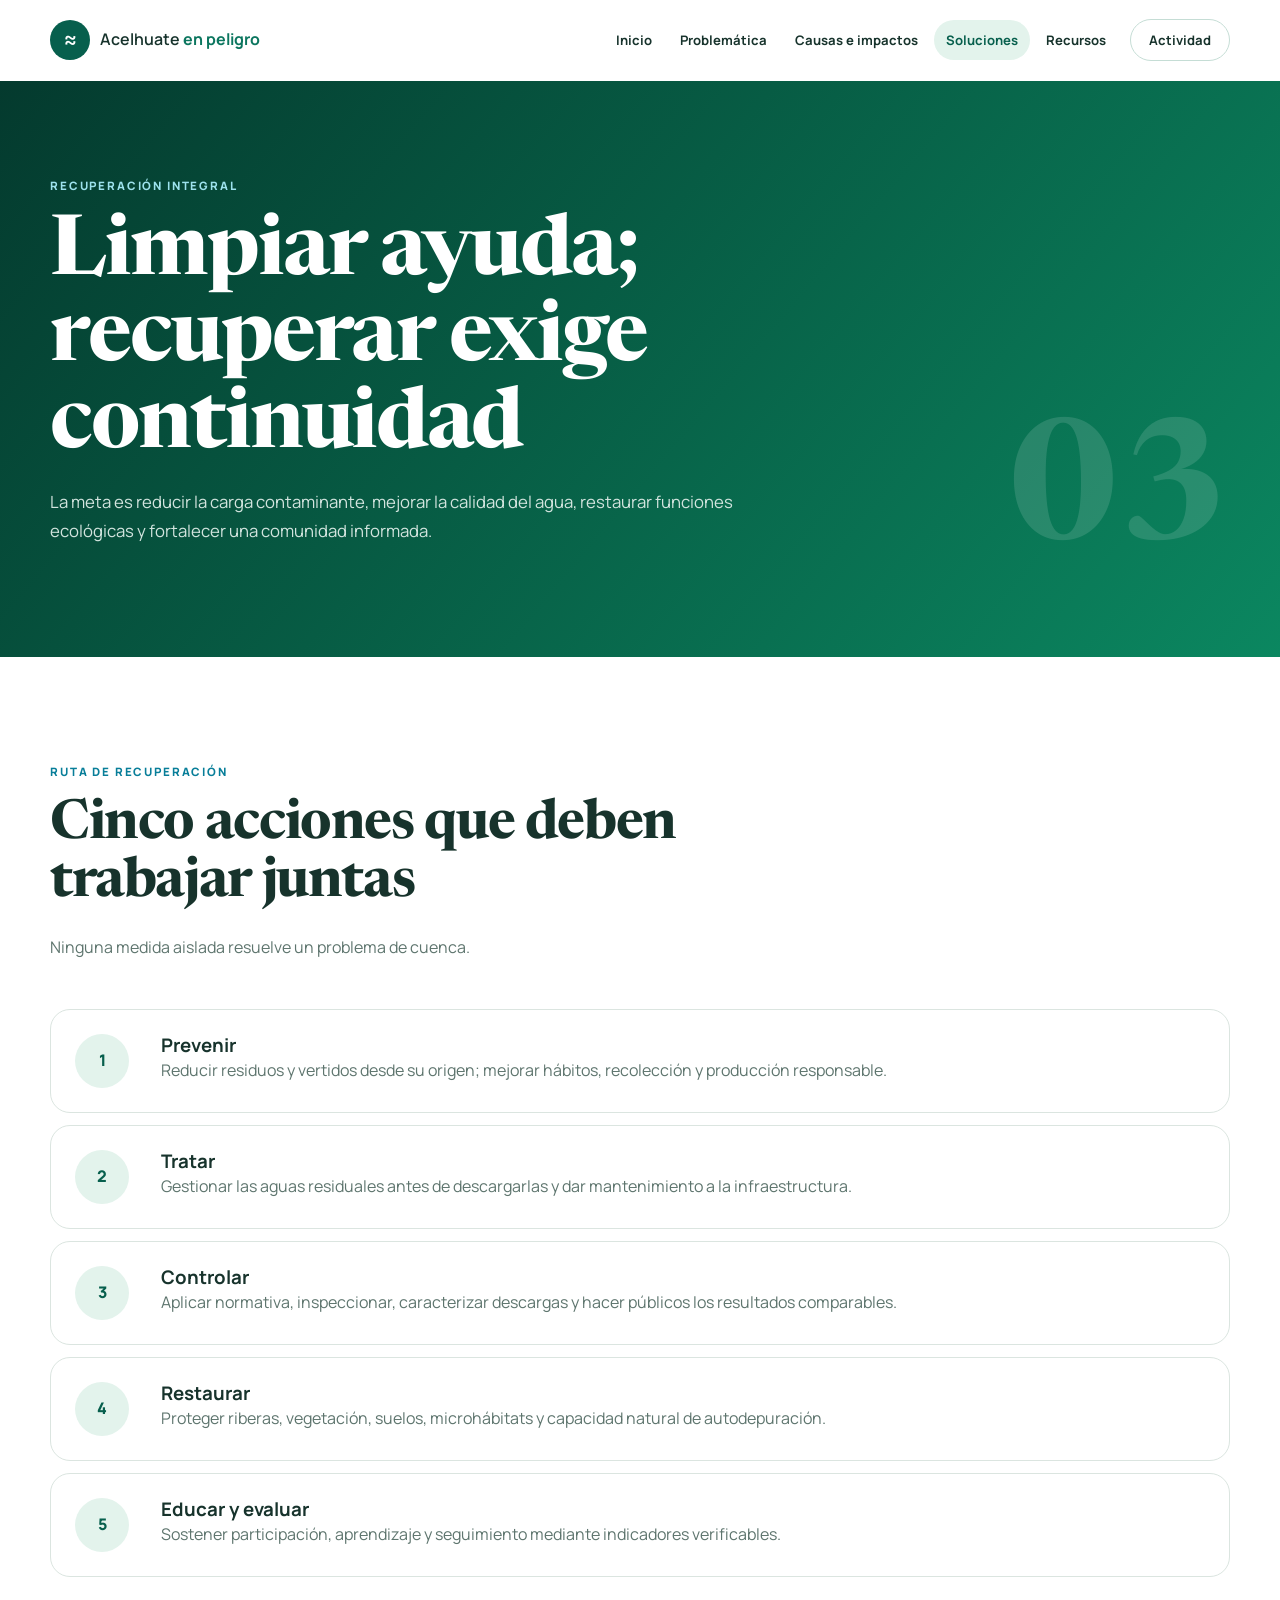
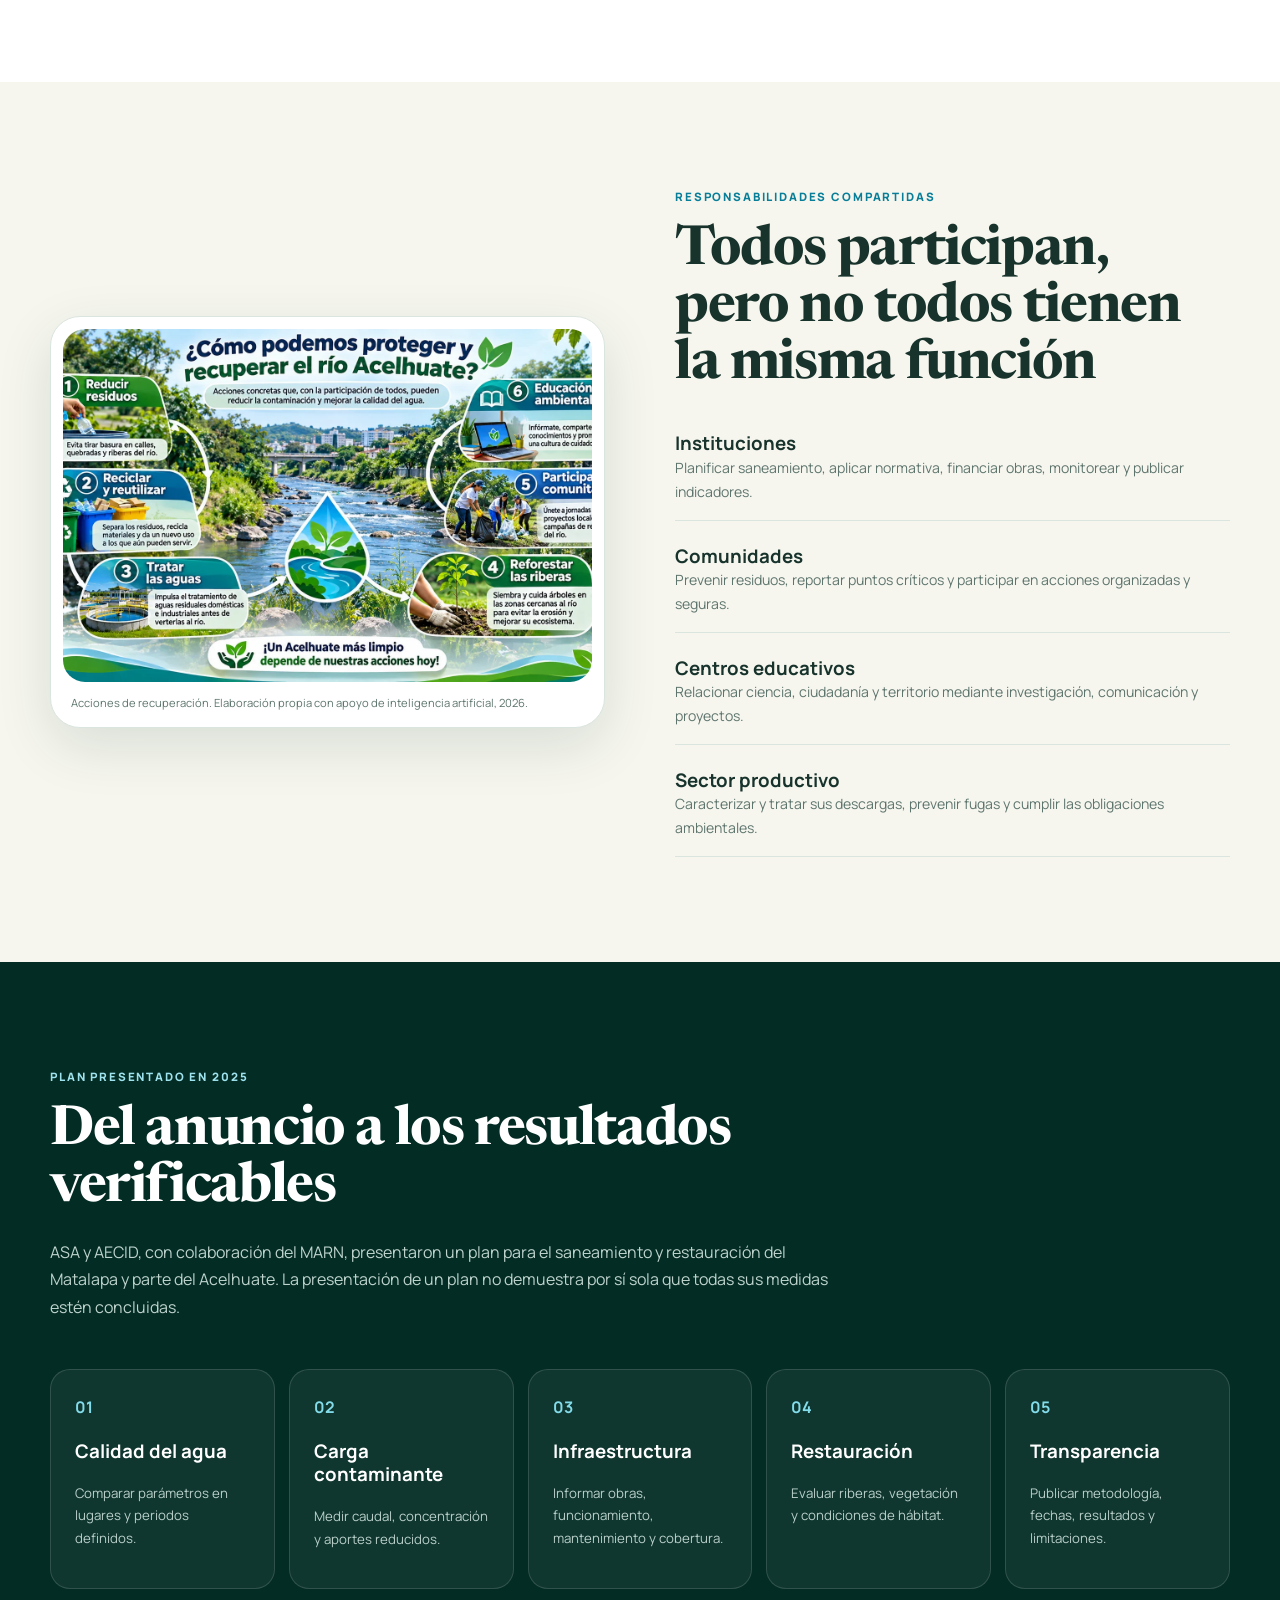
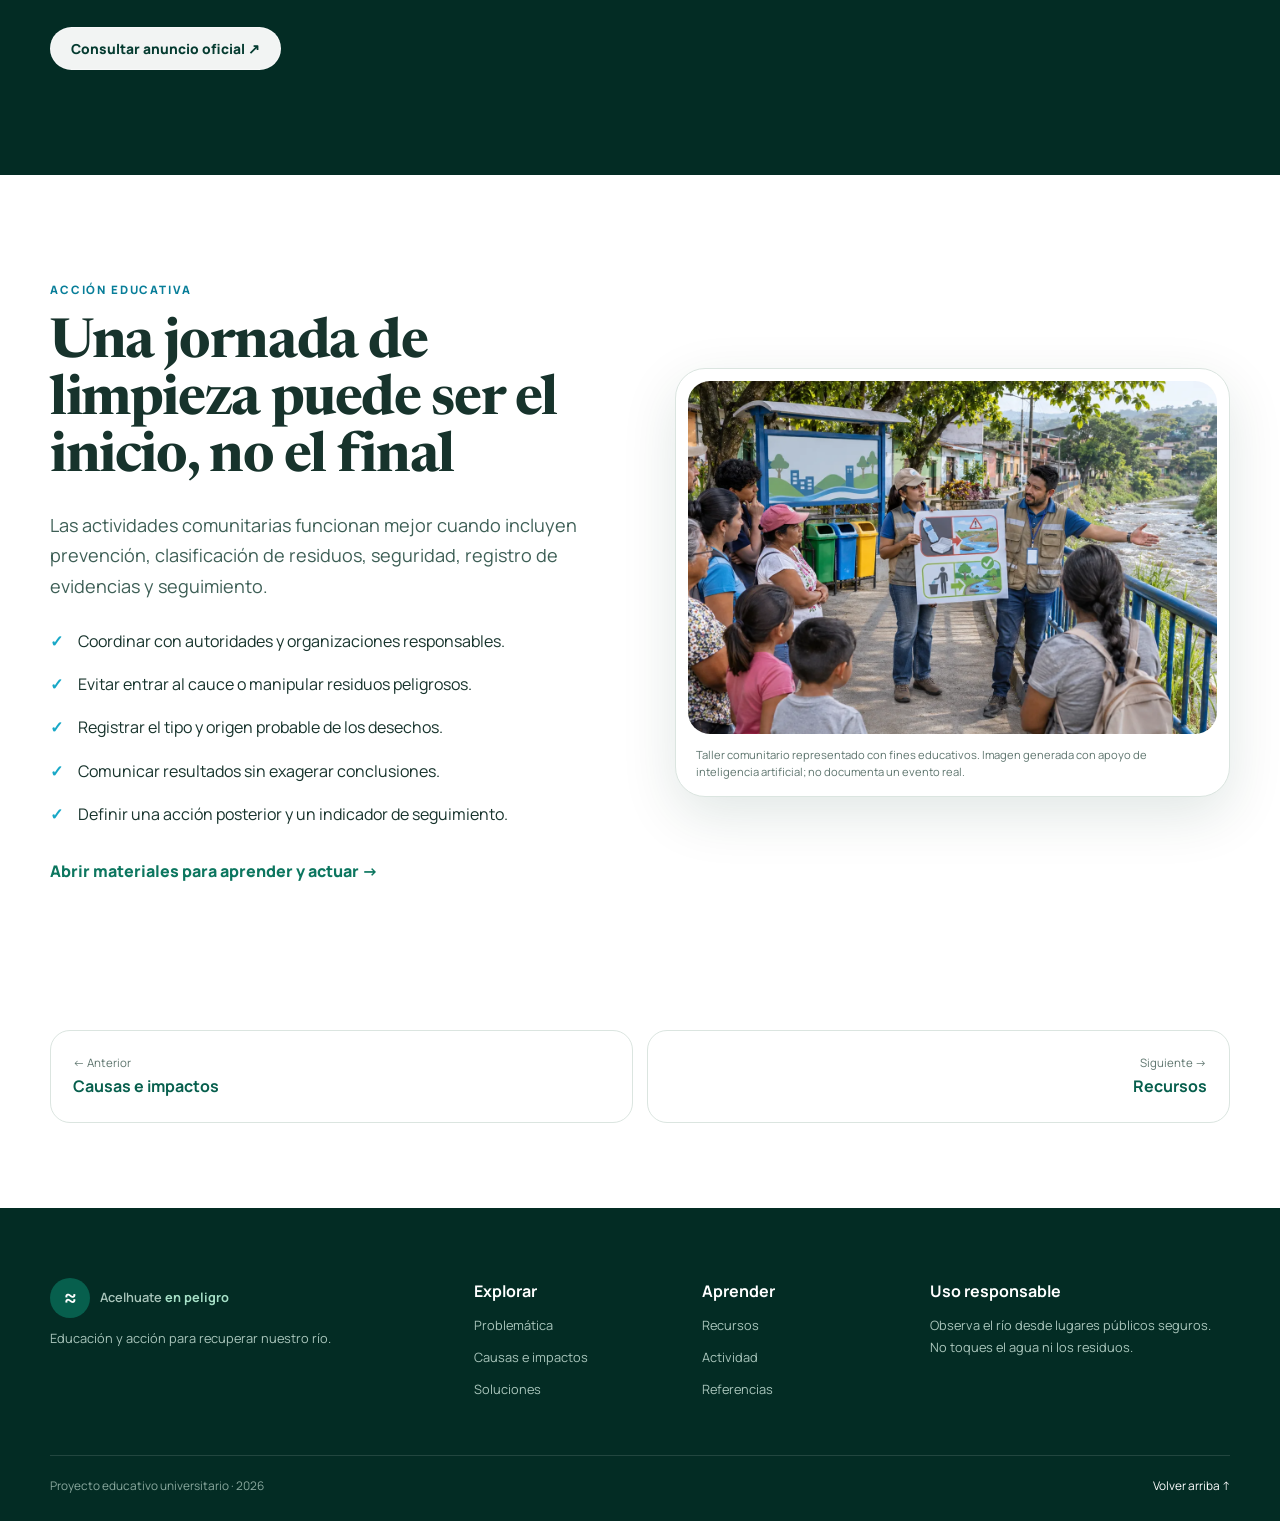
<file: soluciones.html>
<!doctype html><html lang="es"><head><meta charset="utf-8"><meta name="viewport" content="width=device-width,initial-scale=1"><meta name="description" content="Ruta de recuperación, saneamiento, restauración y educación ambiental para el río Acelhuate."><meta name="theme-color" content="#075f4d"><title>Acelhuate en peligro | Soluciones</title><link rel="icon" href="favicon.svg" type="image/svg+xml"><link rel="preconnect" href="https://fonts.googleapis.com"><link rel="preconnect" href="https://fonts.gstatic.com" crossorigin><link href="https://fonts.googleapis.com/css2?family=Manrope:wght@400;500;600;700;800&family=Newsreader:opsz,wght@6..72,600;6..72,700&display=swap" rel="stylesheet"><link rel="stylesheet" href="styles.css"></head><body data-page="soluciones"><a class="skip-link" href="#contenido">Saltar al contenido</a><div class="reading-progress"><span id="progressBar"></span></div>
<header class="site-header"><nav class="navbar container"><a class="brand" href="index.html"><span class="brand-mark">≈</span><span>Acelhuate <strong>en peligro</strong></span></a><button class="menu-toggle" type="button" aria-expanded="false" aria-controls="navLinks"><span></span><span></span><span></span><span class="sr-only">Abrir menú</span></button><div class="nav-links" id="navLinks"><a data-nav="inicio" href="index.html">Inicio</a><a data-nav="problematica" href="problematica.html">Problemática</a><a data-nav="impactos" href="impactos.html">Causas e impactos</a><a data-nav="soluciones" href="soluciones.html">Soluciones</a><a data-nav="recursos" href="recursos.html">Recursos</a><a data-nav="evaluacion" class="nav-cta" href="evaluacion.html">Actividad</a></div></nav></header>
<main id="contenido"><section class="page-hero page-hero-green"><div class="container page-hero-grid"><div><p class="eyebrow light">Recuperación integral</p><h1>Limpiar ayuda; recuperar exige continuidad</h1><p>La meta es reducir la carga contaminante, mejorar la calidad del agua, restaurar funciones ecológicas y fortalecer una comunidad informada.</p></div><div class="page-number">03</div></div></section>
<section class="section"><div class="container"><div class="section-heading reveal"><p class="eyebrow">Ruta de recuperación</p><h2>Cinco acciones que deben trabajar juntas</h2><p>Ninguna medida aislada resuelve un problema de cuenca.</p></div><div class="solution-steps"><article class="reveal"><span>1</span><div><h3>Prevenir</h3><p>Reducir residuos y vertidos desde su origen; mejorar hábitos, recolección y producción responsable.</p></div></article><article class="reveal"><span>2</span><div><h3>Tratar</h3><p>Gestionar las aguas residuales antes de descargarlas y dar mantenimiento a la infraestructura.</p></div></article><article class="reveal"><span>3</span><div><h3>Controlar</h3><p>Aplicar normativa, inspeccionar, caracterizar descargas y hacer públicos los resultados comparables.</p></div></article><article class="reveal"><span>4</span><div><h3>Restaurar</h3><p>Proteger riberas, vegetación, suelos, microhábitats y capacidad natural de autodepuración.</p></div></article><article class="reveal"><span>5</span><div><h3>Educar y evaluar</h3><p>Sostener participación, aprendizaje y seguimiento mediante indicadores verificables.</p></div></article></div></div></section>
<section class="section section-tint"><div class="container split-layout"><figure class="visual-card reveal"><img src="assets/acciones-recuperacion.webp" alt="Infografía con acciones para proteger y recuperar el río Acelhuate" loading="lazy"><figcaption>Acciones de recuperación. Elaboración propia con apoyo de inteligencia artificial, 2026.</figcaption></figure><div class="section-copy reveal"><p class="eyebrow">Responsabilidades compartidas</p><h2>Todos participan, pero no todos tienen la misma función</h2><div class="role-list"><article><h3>Instituciones</h3><p>Planificar saneamiento, aplicar normativa, financiar obras, monitorear y publicar indicadores.</p></article><article><h3>Comunidades</h3><p>Prevenir residuos, reportar puntos críticos y participar en acciones organizadas y seguras.</p></article><article><h3>Centros educativos</h3><p>Relacionar ciencia, ciudadanía y territorio mediante investigación, comunicación y proyectos.</p></article><article><h3>Sector productivo</h3><p>Caracterizar y tratar sus descargas, prevenir fugas y cumplir las obligaciones ambientales.</p></article></div></div></div></section>
<section class="section dark-section"><div class="container"><div class="section-heading reveal"><p class="eyebrow light">Plan presentado en 2025</p><h2>Del anuncio a los resultados verificables</h2><p>ASA y AECID, con colaboración del MARN, presentaron un plan para el saneamiento y restauración del Matalapa y parte del Acelhuate. La presentación de un plan no demuestra por sí sola que todas sus medidas estén concluidas.</p></div><div class="indicator-grid"><article class="reveal"><strong>01</strong><h3>Calidad del agua</h3><p>Comparar parámetros en lugares y periodos definidos.</p></article><article class="reveal"><strong>02</strong><h3>Carga contaminante</h3><p>Medir caudal, concentración y aportes reducidos.</p></article><article class="reveal"><strong>03</strong><h3>Infraestructura</h3><p>Informar obras, funcionamiento, mantenimiento y cobertura.</p></article><article class="reveal"><strong>04</strong><h3>Restauración</h3><p>Evaluar riberas, vegetación y condiciones de hábitat.</p></article><article class="reveal"><strong>05</strong><h3>Transparencia</h3><p>Publicar metodología, fechas, resultados y limitaciones.</p></article></div><a class="button button-light" href="https://www.aecid.es/web/oce-el-salvador/actualidad/noticias/detalle-noticias?articulo=7605087" target="_blank" rel="noopener noreferrer">Consultar anuncio oficial ↗</a></div></section>
<section class="section"><div class="container split-layout"><div class="section-copy reveal"><p class="eyebrow">Acción educativa</p><h2>Una jornada de limpieza puede ser el inicio, no el final</h2><p class="lead">Las actividades comunitarias funcionan mejor cuando incluyen prevención, clasificación de residuos, seguridad, registro de evidencias y seguimiento.</p><ul class="check-list"><li>Coordinar con autoridades y organizaciones responsables.</li><li>Evitar entrar al cauce o manipular residuos peligrosos.</li><li>Registrar el tipo y origen probable de los desechos.</li><li>Comunicar resultados sin exagerar conclusiones.</li><li>Definir una acción posterior y un indicador de seguimiento.</li></ul><a class="text-link" href="recursos.html">Abrir materiales para aprender y actuar →</a></div><figure class="visual-card reveal"><img src="assets/comunidad-educacion.webp" alt="Comunidad participando en un taller de educación ambiental junto a un río urbano" loading="lazy"><figcaption>Taller comunitario representado con fines educativos. Imagen generada con apoyo de inteligencia artificial; no documenta un evento real.</figcaption></figure></div></section>
<nav class="page-nav container"><a href="impactos.html"><span>← Anterior</span><strong>Causas e impactos</strong></a><a class="next" href="recursos.html"><span>Siguiente →</span><strong>Recursos</strong></a></nav></main>
<footer class="site-footer"><div class="container footer-grid"><div><a class="brand footer-brand" href="index.html"><span class="brand-mark">≈</span><span>Acelhuate <strong>en peligro</strong></span></a><p>Educación y acción para recuperar nuestro río.</p></div><div><strong>Explorar</strong><a href="problematica.html">Problemática</a><a href="impactos.html">Causas e impactos</a><a href="soluciones.html">Soluciones</a></div><div><strong>Aprender</strong><a href="recursos.html">Recursos</a><a href="evaluacion.html">Actividad</a><a href="proyecto.html#referencias">Referencias</a></div><div><strong>Uso responsable</strong><p>Observa el río desde lugares públicos seguros. No toques el agua ni los residuos.</p></div></div><div class="container footer-bottom"><span>Proyecto educativo universitario · 2026</span><a href="#contenido">Volver arriba ↑</a></div></footer><button class="back-top" id="backTop" aria-label="Volver al inicio">↑</button><script src="script.js?v=20261114c"></script></body></html>
</file>
<file: styles.css>
:root{--forest-950:#032c24;--forest-900:#053b30;--forest-800:#075f4d;--forest-700:#0c765f;--forest-100:#e3f3ec;--water-700:#087e99;--water-500:#18a8c7;--water-100:#e1f5fa;--orange:#ed852b;--ink:#17332c;--muted:#5e756e;--cream:#f6f6ee;--line:#dbe5e0;--white:#fff;--container:1180px;--shadow:0 18px 55px rgba(4,56,45,.12);--radius-lg:30px;--radius-md:20px;--radius-sm:12px}
*{box-sizing:border-box}html{scroll-behavior:smooth}body{margin:0;color:var(--ink);background:#fff;font-family:"Manrope",sans-serif;line-height:1.7}img{display:block;max-width:100%}a{color:inherit}h1,h2{font-family:"Newsreader",serif;line-height:1.04;letter-spacing:-.025em}h1{font-size:clamp(3rem,7vw,6.5rem);margin:0}h2{font-size:clamp(2.2rem,4.3vw,4.1rem);margin:0 0 22px}h3{line-height:1.25}.container{width:min(calc(100% - 42px),var(--container));margin-inline:auto}.sr-only{position:absolute!important;width:1px!important;height:1px!important;padding:0!important;margin:-1px!important;overflow:hidden!important;clip:rect(0,0,0,0)!important;white-space:nowrap!important;border:0!important}.skip-link{position:fixed;z-index:2000;top:10px;left:10px;transform:translateY(-150%);padding:10px 16px;border-radius:8px;background:#fff;color:var(--forest-900);font-weight:800}.skip-link:focus{transform:none}.reading-progress{position:fixed;z-index:1500;top:0;width:100%;height:4px;background:transparent}.reading-progress span{display:block;width:0;height:100%;background:linear-gradient(90deg,#8bcf67,var(--water-500))}
.site-header{position:sticky;z-index:1000;top:0;background:rgba(255,255,255,.95);border-bottom:1px solid transparent;backdrop-filter:blur(16px);transition:.2s}.site-header.scrolled{border-color:var(--line);box-shadow:0 8px 30px rgba(4,56,45,.07)}.navbar{min-height:80px;display:flex;align-items:center;justify-content:space-between;gap:24px}.brand{display:inline-flex;align-items:center;gap:10px;text-decoration:none;font-weight:600;white-space:nowrap}.brand strong{color:var(--forest-700)}.brand-mark{display:grid;place-items:center;width:40px;height:40px;border-radius:50%;background:var(--forest-800);color:#fff;font-size:1.5rem}.nav-links{display:flex;align-items:center;gap:4px}.nav-links a{padding:9px 12px;border-radius:999px;text-decoration:none;font-size:.82rem;font-weight:700}.nav-links a:hover,.nav-links a.active{color:var(--forest-800);background:var(--forest-100)}.nav-links .nav-cta{margin-left:8px;padding-inline:18px;border:1px solid #c5ddd5}.menu-toggle{display:none;width:44px;height:44px;border:0;background:transparent}.menu-toggle>span:not(.sr-only){display:block;width:24px;height:2px;margin:5px auto;background:var(--ink)}
.button{display:inline-flex;align-items:center;justify-content:center;gap:9px;padding:14px 20px;border:1px solid transparent;border-radius:999px;text-decoration:none;font:800 .86rem/1 "Manrope",sans-serif;cursor:pointer;transition:.2s}.button:hover{transform:translateY(-2px)}.button-primary{background:var(--forest-800);color:#fff;box-shadow:0 10px 25px rgba(7,95,77,.2)}.button-light{border-color:rgba(255,255,255,.5);background:rgba(255,255,255,.95);color:var(--forest-900)}.button-ghost{border-color:var(--line);background:#fff;color:var(--ink)}.text-link{display:inline-block;margin-top:22px;color:var(--forest-700);font-weight:800;text-decoration:none}.eyebrow{margin:0 0 16px;color:var(--water-700);font-size:.72rem;font-weight:800;letter-spacing:.16em;text-transform:uppercase}.eyebrow.light{color:#9de2ed}
.hero{position:relative;overflow:hidden;min-height:690px;display:grid;align-items:center;color:#fff;background:linear-gradient(90deg,rgba(3,44,36,.96) 0%,rgba(3,44,36,.79) 47%,rgba(3,44,36,.3) 100%),url("assets/hero-acelhuate.webp") center/cover}.hero::after{content:"";position:absolute;inset:auto 0 0;height:80px;background:#fff;clip-path:ellipse(58% 70% at 50% 100%)}.hero-grid{position:relative;z-index:1;display:grid;grid-template-columns:1.25fr .55fr;align-items:center;gap:80px;padding:115px 0 135px}.hero h1 span{color:#a8ead0}.hero-lead{max-width:690px;font-size:1.13rem;color:#d4e6e0}.hero-actions{display:flex;flex-wrap:wrap;gap:12px;margin:32px 0}.hero-trust{display:flex;flex-wrap:wrap;gap:18px;color:#c7dcd5;font-size:.78rem;font-weight:700}.hero-data{padding:30px;border:1px solid rgba(255,255,255,.25);border-radius:var(--radius-lg);background:rgba(3,44,36,.7);backdrop-filter:blur(12px);box-shadow:var(--shadow)}.hero-data>strong{display:block;margin:22px 0 4px;font:700 4.8rem/1 "Newsreader",serif;color:#fff}.hero-data p{margin:0;color:#e5f0ec}.hero-data small{display:block;margin-top:18px;padding-top:16px;border-top:1px solid rgba(255,255,255,.16);color:#b8d1c8}.status-pill{display:inline-flex;align-items:center;gap:8px;font-size:.72rem;font-weight:800;text-transform:uppercase;letter-spacing:.1em}.status-pill i{width:9px;height:9px;border-radius:50%;background:#7ee0a8;box-shadow:0 0 0 6px rgba(126,224,168,.14)}
.quick-facts{position:relative;z-index:3;margin-top:-50px}.facts-grid{display:grid;grid-template-columns:repeat(4,1fr);overflow:hidden;border:1px solid var(--line);border-radius:var(--radius-md);background:#fff;box-shadow:var(--shadow)}.fact{padding:26px 28px;border-right:1px solid var(--line)}.fact:last-child{border:0}.fact strong{display:block;color:var(--forest-800);font:700 2.2rem/1 "Newsreader",serif}.fact span{display:block;margin-top:8px;color:var(--muted);font-size:.78rem;font-weight:700;line-height:1.4}
.section{padding:105px 0}.section-tint{background:var(--cream)}.section-heading{max-width:800px;margin-bottom:48px}.section-heading>p:not(.eyebrow),.section-copy>p:not(.eyebrow){color:var(--muted)}.lead{font-size:1.13rem!important;color:#3e5f56!important}.split-layout{display:grid;grid-template-columns:1fr 1fr;gap:70px;align-items:center}.callout{display:flex;gap:14px;margin-top:28px;padding:20px;border-left:4px solid var(--water-500);border-radius:0 var(--radius-sm) var(--radius-sm) 0;background:var(--water-100)}.callout>span{flex:0 0 30px;display:grid;place-items:center;height:30px;border-radius:50%;background:var(--water-700);color:#fff;font-weight:800}.callout p{margin:0}.visual-card{margin:0;padding:12px;border:1px solid var(--line);border-radius:var(--radius-lg);background:#fff;box-shadow:var(--shadow)}.visual-card img{width:100%;border-radius:22px;aspect-ratio:3/2;object-fit:cover}.visual-card figcaption,.infographic figcaption{padding:12px 8px 4px;color:var(--muted);font-size:.7rem;line-height:1.55}.image-only img{aspect-ratio:16/9}.infographic{margin:50px 0 0;padding:12px;border:1px solid var(--line);border-radius:var(--radius-lg);background:#fff;box-shadow:var(--shadow)}.infographic img{width:100%;border-radius:22px}.dark-section{background:var(--forest-950);color:#fff}.dark-section h2{color:#fff}.dark-section .section-copy>p:not(.eyebrow),.dark-section .section-heading>p:not(.eyebrow){color:#bdd3cc}.dark-section .visual-card{background:#073d33;border-color:rgba(255,255,255,.15)}.dark-section .visual-card figcaption{color:#b4ccc3}
.journey-grid{display:grid;grid-template-columns:repeat(5,1fr);gap:16px}.journey-card{display:flex;flex-direction:column;min-height:270px;padding:25px;border:1px solid var(--line);border-radius:var(--radius-md);background:#fff;text-decoration:none;transition:.2s}.journey-card:hover{transform:translateY(-6px);box-shadow:var(--shadow)}.journey-card>span,.cause-card>span,.method-grid span{color:var(--water-700);font-size:.74rem;font-weight:800;letter-spacing:.12em}.journey-card h3{margin:24px 0 10px}.journey-card p{margin:0;color:var(--muted);font-size:.84rem}.journey-card b{margin-top:auto;color:var(--forest-700);font-size:.78rem}.academic-strip{background:#eef7f3}.academic-summary{display:grid;grid-template-columns:1.2fr 1fr auto;align-items:center;gap:50px}.academic-summary h2{font-size:3rem}.academic-summary dl,.academic-profile dl{margin:0}.academic-summary dl div,.academic-profile dl div{padding:10px 0;border-bottom:1px solid var(--line)}dt{color:var(--muted);font-size:.67rem;font-weight:800;text-transform:uppercase;letter-spacing:.12em}dd{margin:4px 0 0;font-weight:700}
.page-hero{padding:95px 0;color:#fff;background:linear-gradient(130deg,var(--forest-950),#087e71)}.page-hero-green{background:linear-gradient(130deg,#043a2e,#0b8760)}.page-hero-blue{background:linear-gradient(130deg,#043b48,#0789a3)}.page-hero-orange{background:linear-gradient(130deg,#653416,#c36a24)}.page-hero-grid{display:grid;grid-template-columns:1fr auto;align-items:end;gap:40px}.page-hero h1{max-width:900px;font-size:clamp(3.1rem,6.5vw,6rem)}.page-hero p:not(.eyebrow){max-width:760px;color:#d2e4de;font-size:1.05rem}.page-number{font:700 clamp(5rem,13vw,11rem)/.75 "Newsreader",serif;color:rgba(255,255,255,.13)}
.stack-cards{display:grid;gap:12px;margin-top:30px}.stack-cards article{display:flex;gap:16px;padding:18px;border:1px solid var(--line);border-radius:var(--radius-sm)}.stack-cards article>span{display:grid;place-items:center;flex:0 0 44px;height:44px;border-radius:13px;background:var(--forest-100);color:var(--forest-800);font-size:1.3rem;font-weight:800}.stack-cards h3,.stack-cards p{margin:0}.stack-cards p{color:var(--muted);font-size:.85rem}.data-layout{display:grid;grid-template-columns:1.25fr .75fr;gap:36px}.data-bars{display:grid;gap:18px}.data-bars div{display:grid;grid-template-columns:110px 1fr;align-items:center;gap:15px}.data-bars span{font-weight:800;font-size:.82rem}.data-bars b{position:relative;z-index:1;min-width:55px;padding:11px 14px;color:#fff;border-radius:9px;background:linear-gradient(90deg,var(--forest-700) var(--value),#adcfc4 var(--value));font-size:.82rem}.evidence-card{padding:28px;border-radius:var(--radius-md);background:var(--forest-900);color:#fff}.evidence-card h3{margin-top:0}.check-list{list-style:none;padding:0;margin:18px 0 0}.check-list li{position:relative;padding:8px 0 8px 28px}.check-list li::before{content:"✓";position:absolute;left:0;color:var(--water-500);font-weight:900}.timeline{position:relative;margin-left:90px;border-left:2px solid var(--line)}.timeline article{position:relative;display:grid;grid-template-columns:110px 1fr;gap:24px;margin:0 0 38px;padding-left:35px}.timeline time{position:absolute;left:-110px;color:var(--water-700);font-weight:800}.timeline article::before{content:"";position:absolute;left:-8px;top:8px;width:14px;height:14px;border-radius:50%;background:var(--forest-700);box-shadow:0 0 0 6px var(--forest-100)}.timeline h3,.timeline p{margin:0}.timeline p{color:var(--muted)}
.cause-grid,.impact-grid,.method-grid{display:grid;grid-template-columns:repeat(3,1fr);gap:18px}.cause-card,.method-grid article{padding:28px;border:1px solid var(--line);border-radius:var(--radius-md)}.cause-card h3,.method-grid h3{margin:18px 0 9px}.cause-card p,.method-grid p{margin:0;color:var(--muted);font-size:.88rem}.impact-card{padding:28px;border:1px solid rgba(255,255,255,.13);border-radius:var(--radius-md);background:rgba(255,255,255,.055)}.impact-card>span{display:grid;place-items:center;width:48px;height:48px;border-radius:50%;background:rgba(24,168,199,.18);color:#83dcea;font-weight:800}.impact-card p{color:#b9d0c9;font-size:.88rem}.solution-steps{display:grid;gap:12px}.solution-steps article{display:grid;grid-template-columns:64px 1fr;gap:22px;padding:24px;border:1px solid var(--line);border-radius:var(--radius-md)}.solution-steps span{display:grid;place-items:center;width:54px;height:54px;border-radius:50%;background:var(--forest-100);color:var(--forest-800);font-weight:900}.solution-steps h3,.solution-steps p{margin:0}.solution-steps p{color:var(--muted)}.role-list{display:grid;gap:8px}.role-list article{padding:16px 0;border-bottom:1px solid var(--line)}.role-list h3,.role-list p{margin:0}.role-list p{color:var(--muted);font-size:.88rem}.indicator-grid{display:grid;grid-template-columns:repeat(5,1fr);gap:14px;margin:38px 0}.indicator-grid article{padding:24px;border:1px solid rgba(255,255,255,.14);border-radius:var(--radius-md);background:rgba(255,255,255,.05)}.indicator-grid strong{color:#83dcea}.indicator-grid p{color:#b9d0c9;font-size:.83rem}.number-list{list-style:none;padding:0}.number-list li{display:flex;align-items:center;gap:15px;padding:13px 0;border-bottom:1px solid rgba(255,255,255,.14)}.number-list span{display:grid;place-items:center;width:32px;height:32px;border-radius:50%;background:rgba(255,255,255,.1);color:#83dcea;font-weight:800}
.video-grid{display:grid;grid-template-columns:repeat(3,1fr);gap:20px}.video-card{overflow:hidden;border:1px solid var(--line);border-radius:var(--radius-md);background:#fff}.video-frame{aspect-ratio:16/9;background:#cadbd6}.video-frame iframe{width:100%;height:100%;border:0}.video-card>div:last-child{padding:20px}.video-card span,.resource-card span{color:var(--water-700);font-size:.7rem;font-weight:800;text-transform:uppercase;letter-spacing:.12em}.video-card h3{margin:8px 0}.video-card p{color:var(--muted);font-size:.84rem}.gallery-grid{display:grid;grid-template-columns:repeat(3,1fr);gap:18px}.gallery-grid figure{margin:0;overflow:hidden;border-radius:var(--radius-md);background:#fff;box-shadow:var(--shadow)}.gallery-grid img{width:100%;aspect-ratio:16/10;object-fit:cover}.gallery-grid figcaption{padding:14px 17px;color:var(--muted);font-size:.75rem}.media-note{margin-top:24px;color:var(--muted);font-size:.76rem}.resource-grid{display:grid;grid-template-columns:repeat(2,1fr);gap:18px}.resource-card{padding:27px;border:1px solid var(--line);border-radius:var(--radius-md);text-decoration:none;transition:.2s}.resource-card:hover{transform:translateY(-4px);box-shadow:var(--shadow)}.resource-card h3{margin:10px 0}.resource-card p{color:var(--muted)}.resource-card b{color:var(--forest-700);font-size:.8rem}
.quiz-section{background:linear-gradient(130deg,#e6f3ed,#e2f5fa)}.quiz-layout{display:grid;grid-template-columns:.56fr 1.44fr;gap:46px;align-items:start}.quiz-intro{position:sticky;top:110px}.quiz-score{padding:22px;border-radius:var(--radius-md);background:#fff;box-shadow:var(--shadow)}.quiz-score strong{display:block;color:var(--forest-800);font:700 3rem/1 "Newsreader",serif}.quiz-score span{color:var(--muted);font-size:.78rem}.quiz-progress{height:9px;margin:18px 0;border-radius:99px;background:#cfe2da;overflow:hidden}.quiz-progress span{display:block;width:0;height:100%;background:var(--forest-700);transition:.35s}.score-guide{display:grid;gap:7px;margin-top:22px;font-size:.75rem;color:var(--muted)}.score-guide span{display:flex;align-items:center;gap:8px}.score-guide i{width:9px;height:9px;border-radius:50%}.high{background:#2a9d66}.mid{background:#e3a22e}.low{background:#d76a45}.quiz-card{padding:34px;border-radius:var(--radius-lg);background:#fff;box-shadow:var(--shadow)}.question{padding:24px 0;border:0;border-bottom:1px solid var(--line)}.question:first-child{padding-top:0}.question h3{margin:0 0 14px;font-size:1rem}.option{display:flex;gap:10px;margin:8px 0;padding:12px;border:1px solid var(--line);border-radius:10px;cursor:pointer}.option:hover{background:var(--cream)}.option input{margin-top:5px;accent-color:var(--forest-800)}.question-feedback{display:none;margin:12px 0 0;padding:12px;border-radius:9px;font-size:.82rem}.question.correct .question-feedback{display:block;background:#e1f5e8;color:#176139}.question.incorrect .question-feedback{display:block;background:#fff0e3;color:#8a4a14}.quiz-actions{display:flex;flex-wrap:wrap;gap:10px;margin-top:28px}.quiz-message{font-weight:800;color:var(--forest-800)}.prompt-grid{display:grid;grid-template-columns:repeat(3,1fr);gap:18px}.prompt-card{padding:28px;border:1px solid var(--line);border-radius:var(--radius-md)}.prompt-card>span{color:var(--water-700);font-weight:900}.prompt-card p{color:var(--muted)}
.academic-profile{display:grid;grid-template-columns:1.1fr .9fr;gap:70px;padding:55px;border-radius:var(--radius-lg);background:var(--forest-900);color:#fff}.academic-profile h2{color:#fff}.academic-profile p{color:#c5d9d2}.academic-profile dl div{border-color:rgba(255,255,255,.14)}.academic-profile dt{color:#9bc4b6}.limits-grid{display:grid;grid-template-columns:1fr 1fr;gap:20px}.limits-grid article{padding:30px;border-radius:var(--radius-md)}.limits-grid .good{background:var(--forest-100)}.limits-grid .caution{background:#fff1e6}.references-list{display:grid;gap:13px}.references-list article{padding:24px;border:1px solid rgba(255,255,255,.14);border-radius:var(--radius-md);background:rgba(255,255,255,.05)}.references-list p{margin:0;color:#d5e4df}.references-list a{display:inline-block;margin-top:10px;color:#82d9e8;font-weight:800;text-decoration:none}
.page-nav{display:grid;grid-template-columns:1fr 1fr;gap:14px;padding:40px 0 85px}.page-nav a{display:flex;flex-direction:column;padding:22px;border:1px solid var(--line);border-radius:var(--radius-md);text-decoration:none}.page-nav a:hover{background:var(--cream)}.page-nav .next{text-align:right}.page-nav span{color:var(--muted);font-size:.72rem}.page-nav strong{color:var(--forest-800)}
.site-footer{padding:70px 0 25px;background:#032c24;color:#fff}.footer-grid{display:grid;grid-template-columns:1.45fr .7fr .7fr 1.15fr;gap:45px}.footer-grid>div{display:flex;flex-direction:column;gap:10px}.footer-grid p,.footer-grid a{margin:0;color:#a9c5bb;font-size:.8rem;text-decoration:none}.footer-grid a:hover{color:#fff}.footer-brand strong{color:#a6e0c7}.footer-bottom{display:flex;justify-content:space-between;margin-top:55px;padding-top:20px;border-top:1px solid rgba(255,255,255,.12);color:#8ba99f;font-size:.74rem}.footer-bottom a{color:#fff;text-decoration:none}.back-top{position:fixed;right:22px;bottom:22px;z-index:900;width:46px;height:46px;border:0;border-radius:50%;background:var(--forest-800);color:#fff;box-shadow:var(--shadow);opacity:0;pointer-events:none;transform:translateY(10px);transition:.2s;cursor:pointer}.back-top.visible{opacity:1;pointer-events:auto;transform:none}.reveal{opacity:0;transform:translateY(20px);transition:opacity .6s ease,transform .6s ease}.reveal.visible{opacity:1;transform:none}
.error-page{min-height:100vh;display:grid;place-items:center;padding:30px;text-align:center;background:linear-gradient(145deg,var(--cream),var(--water-100))}.error-page>div{max-width:720px}.error-page .brand-mark{margin:0 auto 26px}.error-page h1{font-size:clamp(3rem,8vw,6rem);color:var(--forest-900)}.error-page p:not(.eyebrow){color:var(--muted);font-size:1.05rem}
@media(max-width:1050px){.menu-toggle{display:block}.nav-links{position:fixed;inset:80px 18px auto;display:none;flex-direction:column;align-items:stretch;padding:16px;border-radius:18px;background:#fff;box-shadow:var(--shadow)}.nav-links.open{display:flex}.nav-links .nav-cta{margin-left:0}.hero-grid,.split-layout,.academic-profile,.quiz-layout{grid-template-columns:1fr}.hero-data{max-width:520px}.journey-grid{grid-template-columns:repeat(3,1fr)}.indicator-grid{grid-template-columns:repeat(3,1fr)}.quiz-intro{position:static}.academic-summary{grid-template-columns:1fr 1fr}.academic-summary .button{grid-column:1/-1;justify-self:start}.footer-grid{grid-template-columns:1fr 1fr}}
@media(max-width:720px){.container{width:min(calc(100% - 26px),var(--container))}.navbar{min-height:68px}.nav-links{top:68px}.hero-grid{padding:90px 0 120px}.hero{min-height:auto}.hero-trust{flex-direction:column;gap:6px}.facts-grid,.journey-grid,.cause-grid,.impact-grid,.method-grid,.video-grid,.gallery-grid,.resource-grid,.prompt-grid,.limits-grid,.footer-grid{grid-template-columns:1fr}.fact{border-right:0;border-bottom:1px solid var(--line)}.section{padding:78px 0}.page-hero{padding:70px 0}.page-hero-grid{grid-template-columns:1fr}.page-number{display:none}.data-layout{grid-template-columns:1fr}.data-bars div{grid-template-columns:82px 1fr}.indicator-grid{grid-template-columns:1fr}.academic-summary{grid-template-columns:1fr;gap:25px}.academic-profile{padding:30px 22px}.page-nav{grid-template-columns:1fr}.page-nav .next{text-align:left}.footer-bottom{align-items:flex-start;flex-direction:column;gap:12px}.timeline{margin-left:65px}.timeline article{grid-template-columns:1fr;padding-left:28px}.timeline time{left:-76px}.quiz-card{padding:24px 17px}}
@media(prefers-reduced-motion:reduce){*,*::before,*::after{scroll-behavior:auto!important;transition-duration:.01ms!important}.reveal{opacity:1;transform:none}}
</file>
